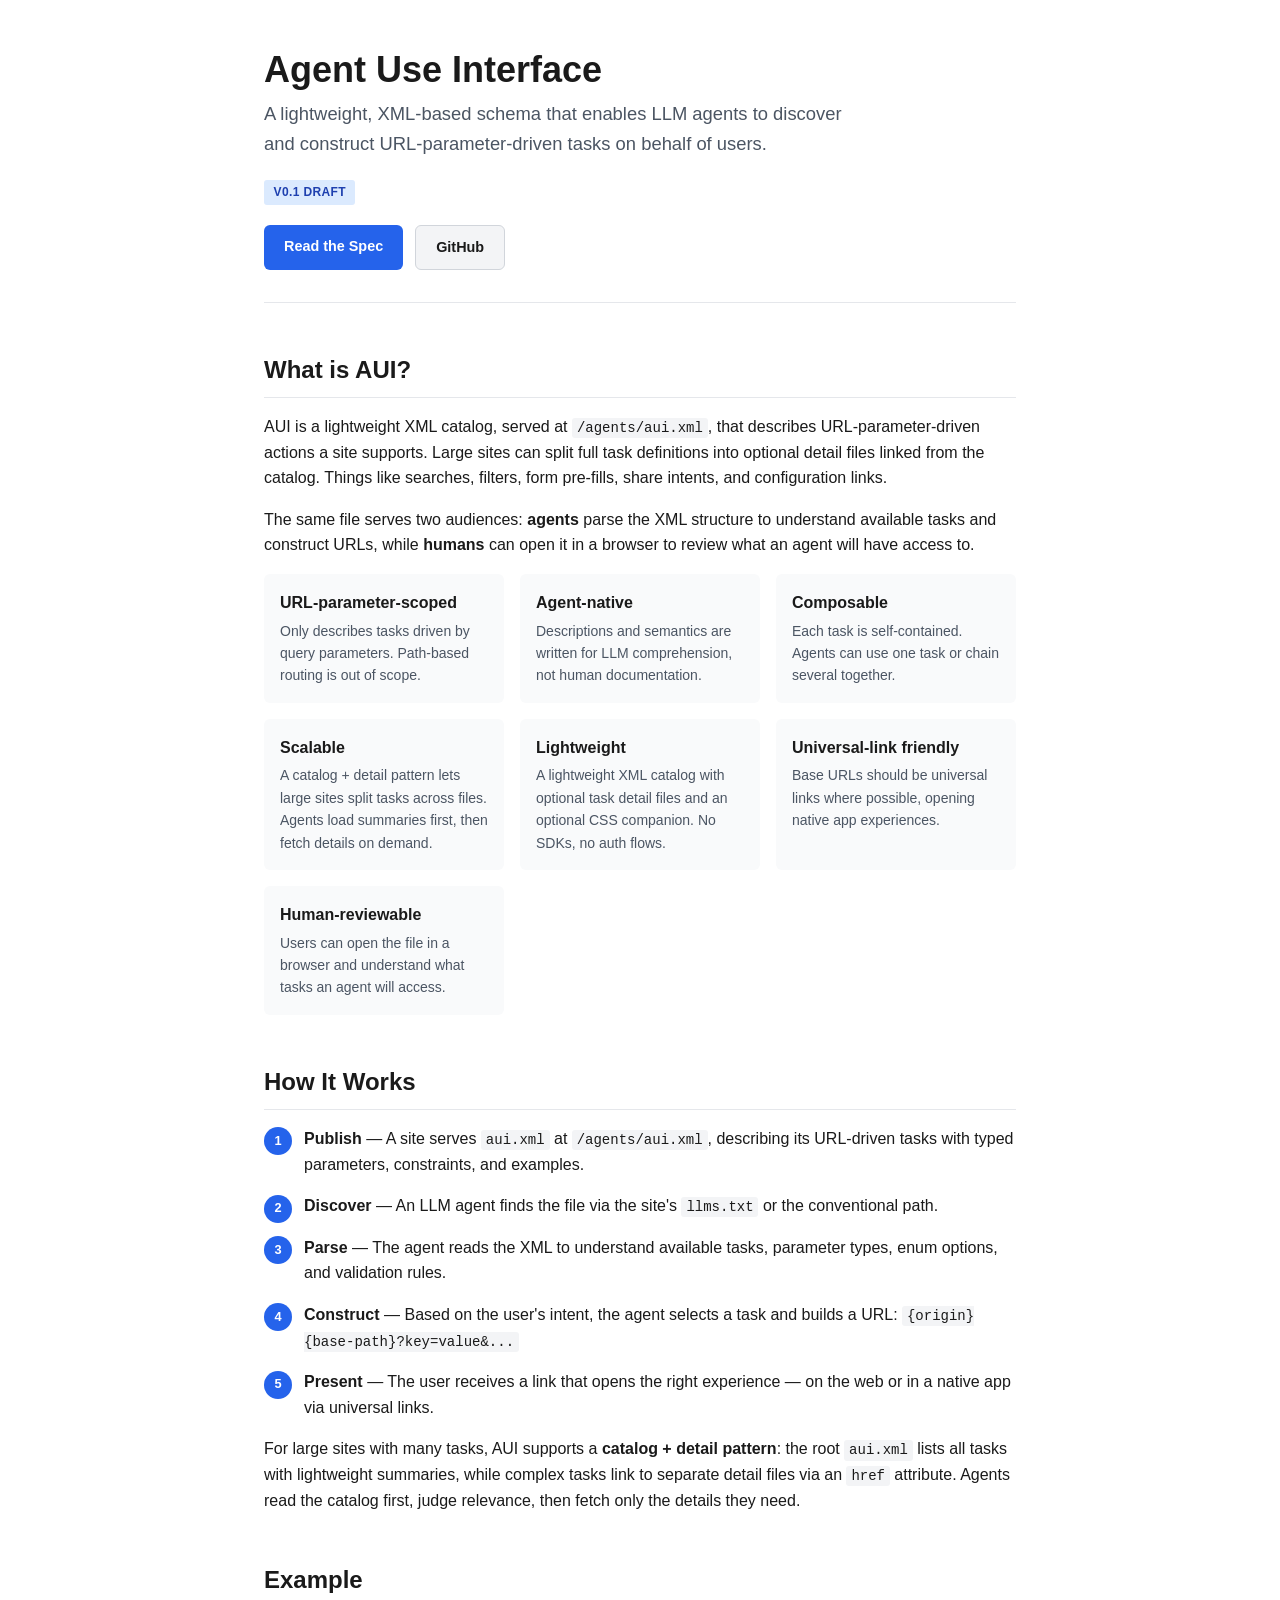
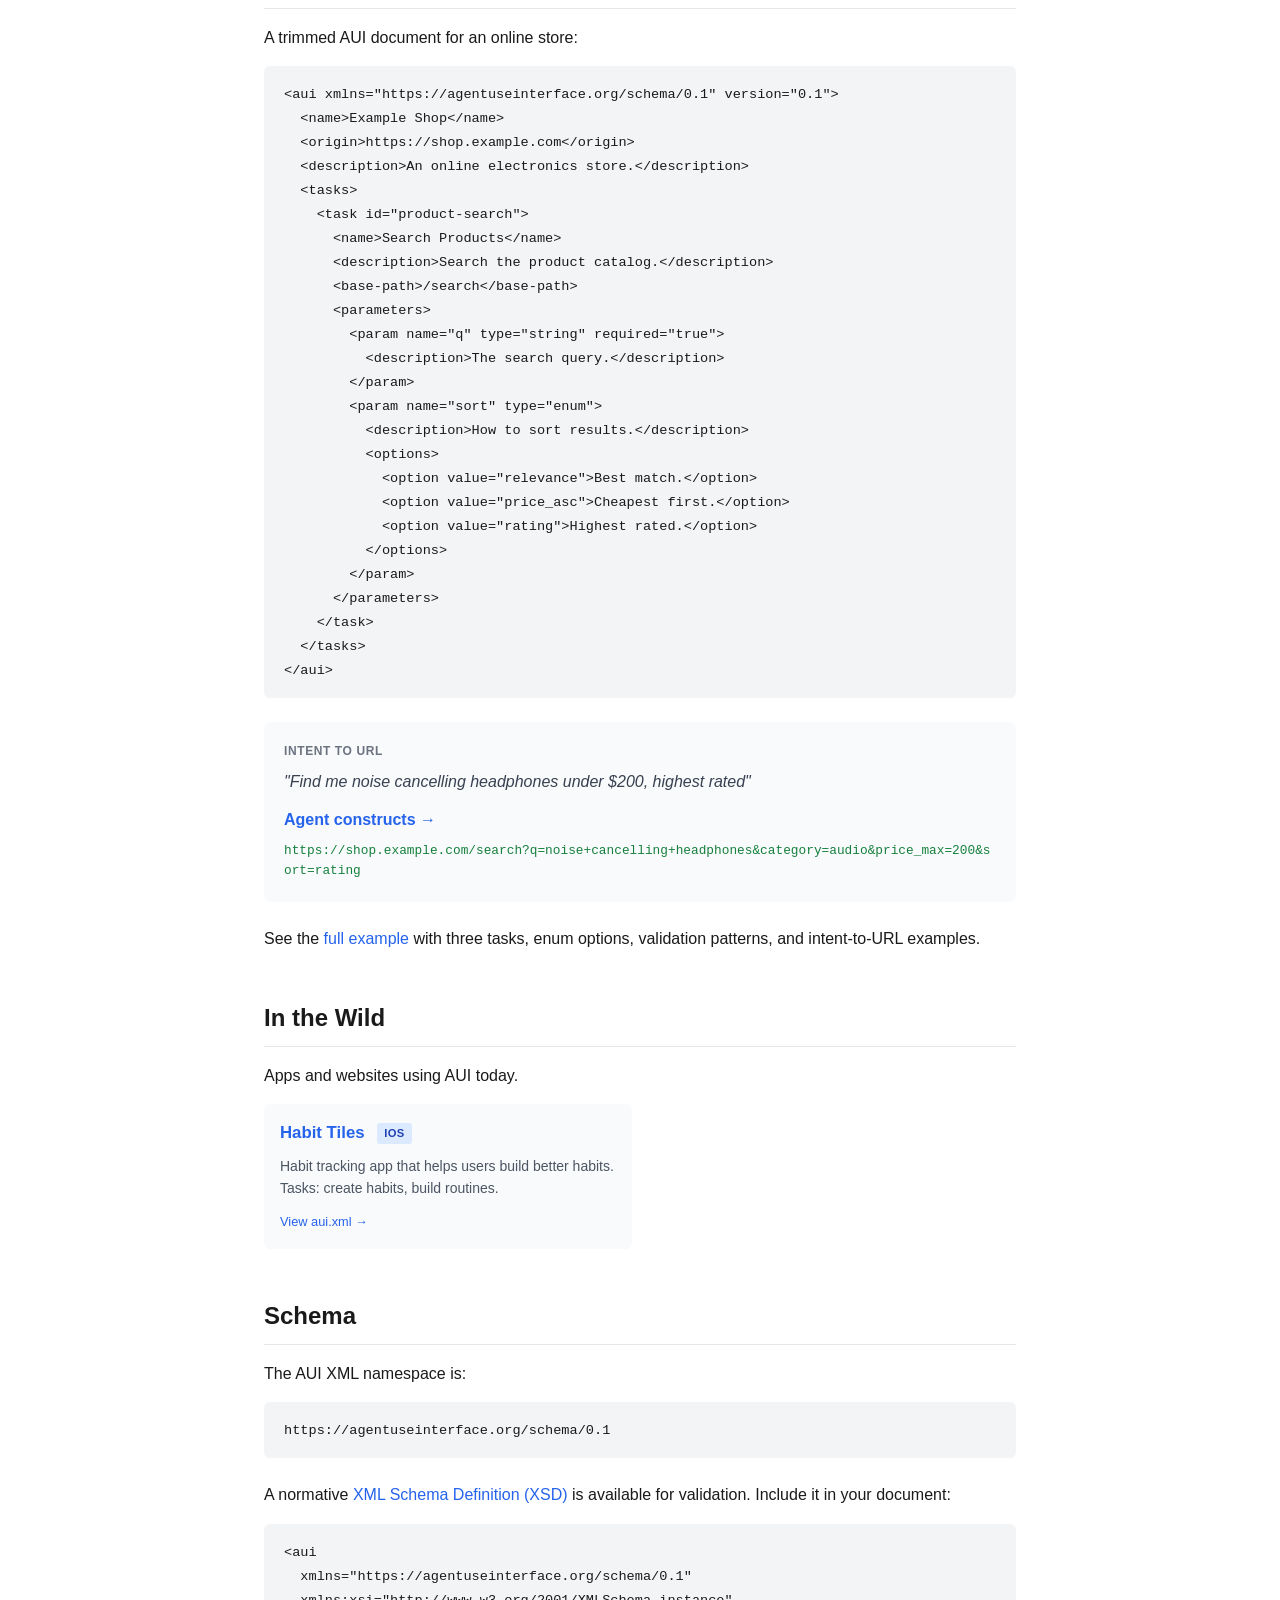
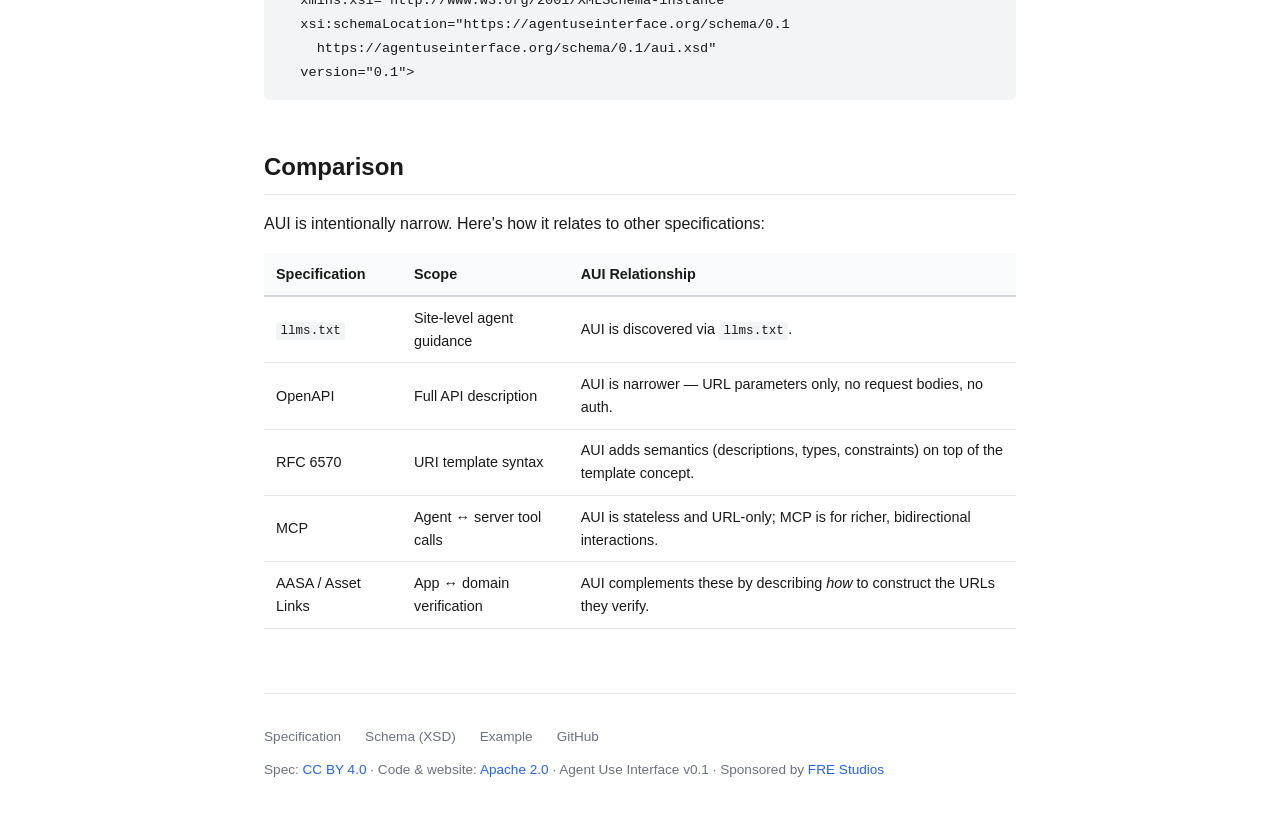
<file: public/index.html>
<!DOCTYPE html>
<html lang="en">
<head>
<meta charset="UTF-8">
<meta name="viewport" content="width=device-width, initial-scale=1.0">
<title>Agent Use Interface (AUI) — URL-driven tasks for LLM agents</title>
<meta name="description" content="A lightweight, XML-based schema that enables LLM agents to discover and construct URL-parameter-driven tasks on behalf of users.">
<link rel="stylesheet" href="style.css">
</head>
<body>

<div class="container">

  <!-- Hero -->
  <div class="hero">
    <h1>Agent Use Interface</h1>
    <p class="tagline">A lightweight, XML-based schema that enables LLM agents to discover and construct URL-parameter-driven tasks on behalf of users.</p>
    <span class="version-badge">v0.1 Draft</span>
    <div class="cta-group">
      <a href="spec/0.1/index.html" class="cta cta-primary">Read the Spec</a>
      <a href="https://github.com/FRE-Studios/agent-use-interface" class="cta cta-secondary">GitHub</a>
    </div>
  </div>

  <!-- What is AUI? -->
  <h2>What is AUI?</h2>
  <p>AUI is a lightweight XML catalog, served at <code>/agents/aui.xml</code>, that describes URL-parameter-driven actions a site supports. Large sites can split full task definitions into optional detail files linked from the catalog. Things like searches, filters, form pre-fills, share intents, and configuration links.</p>
  <p>The same file serves two audiences: <strong>agents</strong> parse the XML structure to understand available tasks and construct URLs, while <strong>humans</strong> can open it in a browser to review what an agent will have access to.</p>

  <div class="principles">
    <div class="principle">
      <strong>URL-parameter-scoped</strong>
      <p>Only describes tasks driven by query parameters. Path-based routing is out of scope.</p>
    </div>
    <div class="principle">
      <strong>Agent-native</strong>
      <p>Descriptions and semantics are written for LLM comprehension, not human documentation.</p>
    </div>
    <div class="principle">
      <strong>Composable</strong>
      <p>Each task is self-contained. Agents can use one task or chain several together.</p>
    </div>
    <div class="principle">
      <strong>Scalable</strong>
      <p>A catalog + detail pattern lets large sites split tasks across files. Agents load summaries first, then fetch details on demand.</p>
    </div>
    <div class="principle">
      <strong>Lightweight</strong>
      <p>A lightweight XML catalog with optional task detail files and an optional CSS companion. No SDKs, no auth flows.</p>
    </div>
    <div class="principle">
      <strong>Universal-link friendly</strong>
      <p>Base URLs should be universal links where possible, opening native app experiences.</p>
    </div>
    <div class="principle">
      <strong>Human-reviewable</strong>
      <p>Users can open the file in a browser and understand what tasks an agent will access.</p>
    </div>
  </div>

  <!-- How It Works -->
  <h2>How It Works</h2>
  <ol class="steps">
    <li><strong>Publish</strong> — A site serves <code>aui.xml</code> at <code>/agents/aui.xml</code>, describing its URL-driven tasks with typed parameters, constraints, and examples.</li>
    <li><strong>Discover</strong> — An LLM agent finds the file via the site's <code>llms.txt</code> or the conventional path.</li>
    <li><strong>Parse</strong> — The agent reads the XML to understand available tasks, parameter types, enum options, and validation rules.</li>
    <li><strong>Construct</strong> — Based on the user's intent, the agent selects a task and builds a URL: <code>{origin}{base-path}?key=value&amp;...</code></li>
    <li><strong>Present</strong> — The user receives a link that opens the right experience — on the web or in a native app via universal links.</li>
  </ol>

  <p>For large sites with many tasks, AUI supports a <strong>catalog + detail pattern</strong>: the root <code>aui.xml</code> lists all tasks with lightweight summaries, while complex tasks link to separate detail files via an <code>href</code> attribute. Agents read the catalog first, judge relevance, then fetch only the details they need.</p>

  <!-- Example -->
  <h2>Example</h2>
  <p>A trimmed AUI document for an online store:</p>
<pre><code>&lt;aui xmlns="https://agentuseinterface.org/schema/0.1" version="0.1"&gt;
  &lt;name&gt;Example Shop&lt;/name&gt;
  &lt;origin&gt;https://shop.example.com&lt;/origin&gt;
  &lt;description&gt;An online electronics store.&lt;/description&gt;
  &lt;tasks&gt;
    &lt;task id="product-search"&gt;
      &lt;name&gt;Search Products&lt;/name&gt;
      &lt;description&gt;Search the product catalog.&lt;/description&gt;
      &lt;base-path&gt;/search&lt;/base-path&gt;
      &lt;parameters&gt;
        &lt;param name="q" type="string" required="true"&gt;
          &lt;description&gt;The search query.&lt;/description&gt;
        &lt;/param&gt;
        &lt;param name="sort" type="enum"&gt;
          &lt;description&gt;How to sort results.&lt;/description&gt;
          &lt;options&gt;
            &lt;option value="relevance"&gt;Best match.&lt;/option&gt;
            &lt;option value="price_asc"&gt;Cheapest first.&lt;/option&gt;
            &lt;option value="rating"&gt;Highest rated.&lt;/option&gt;
          &lt;/options&gt;
        &lt;/param&gt;
      &lt;/parameters&gt;
    &lt;/task&gt;
  &lt;/tasks&gt;
&lt;/aui&gt;</code></pre>

  <div class="demo">
    <div class="demo-label">Intent to URL</div>
    <div class="demo-intent">"Find me noise cancelling headphones under $200, highest rated"</div>
    <div class="demo-arrow">Agent constructs &rarr;</div>
    <div class="demo-url">https://shop.example.com/search?q=noise+cancelling+headphones&amp;category=audio&amp;price_max=200&amp;sort=rating</div>
  </div>

  <p>See the <a href="example/aui.xml">full example</a> with three tasks, enum options, validation patterns, and intent-to-URL examples.</p>

  <!-- In the Wild -->
  <h2>In the Wild</h2>
  <p>Apps and websites using AUI today.</p>

  <div class="showcase">
    <div class="showcase-item">
      <div><a href="https://habittiles.app" target="_blank" rel="noopener"><strong>Habit Tiles</strong></a> <span class="showcase-platform">iOS</span></div>
      <p>Habit tracking app that helps users build better habits. Tasks: create habits, build routines.</p>
      <a class="showcase-link" href="https://habittiles.app/agents/aui.xml" target="_blank" rel="noopener">View aui.xml &rarr;</a>
    </div>
  </div>

  <!-- Schema -->
  <h2>Schema</h2>
  <p>The AUI XML namespace is:</p>
  <pre><code>https://agentuseinterface.org/schema/0.1</code></pre>
  <p>A normative <a href="schema/0.1/aui.xsd">XML Schema Definition (XSD)</a> is available for validation. Include it in your document:</p>
<pre><code>&lt;aui
  xmlns="https://agentuseinterface.org/schema/0.1"
  xmlns:xsi="http://www.w3.org/2001/XMLSchema-instance"
  xsi:schemaLocation="https://agentuseinterface.org/schema/0.1
    https://agentuseinterface.org/schema/0.1/aui.xsd"
  version="0.1"&gt;</code></pre>

  <!-- Comparison -->
  <h2>Comparison</h2>
  <p>AUI is intentionally narrow. Here's how it relates to other specifications:</p>
  <table>
    <thead>
      <tr>
        <th>Specification</th>
        <th>Scope</th>
        <th>AUI Relationship</th>
      </tr>
    </thead>
    <tbody>
      <tr>
        <td><code>llms.txt</code></td>
        <td>Site-level agent guidance</td>
        <td>AUI is discovered via <code>llms.txt</code>.</td>
      </tr>
      <tr>
        <td>OpenAPI</td>
        <td>Full API description</td>
        <td>AUI is narrower — URL parameters only, no request bodies, no auth.</td>
      </tr>
      <tr>
        <td>RFC 6570</td>
        <td>URI template syntax</td>
        <td>AUI adds semantics (descriptions, types, constraints) on top of the template concept.</td>
      </tr>
      <tr>
        <td>MCP</td>
        <td>Agent &harr; server tool calls</td>
        <td>AUI is stateless and URL-only; MCP is for richer, bidirectional interactions.</td>
      </tr>
      <tr>
        <td>AASA / Asset Links</td>
        <td>App &harr; domain verification</td>
        <td>AUI complements these by describing <em>how</em> to construct the URLs they verify.</td>
      </tr>
    </tbody>
  </table>

  <!-- Footer -->
  <div class="footer">
    <div class="footer-links">
      <a href="spec/0.1/index.html">Specification</a>
      <a href="schema/0.1/aui.xsd">Schema (XSD)</a>
      <a href="example/aui.xml">Example</a>
      <a href="https://github.com/FRE-Studios/agent-use-interface">GitHub</a>
    </div>
    <p>Spec: <a href="https://creativecommons.org/licenses/by/4.0/">CC BY 4.0</a> &middot; Code &amp; website: <a href="https://www.apache.org/licenses/LICENSE-2.0">Apache 2.0</a> &middot; Agent Use Interface v0.1 &middot; Sponsored by <a href="https://fre-studios.com/">FRE Studios</a></p>
  </div>

</div>

</body>
</html>
</file>
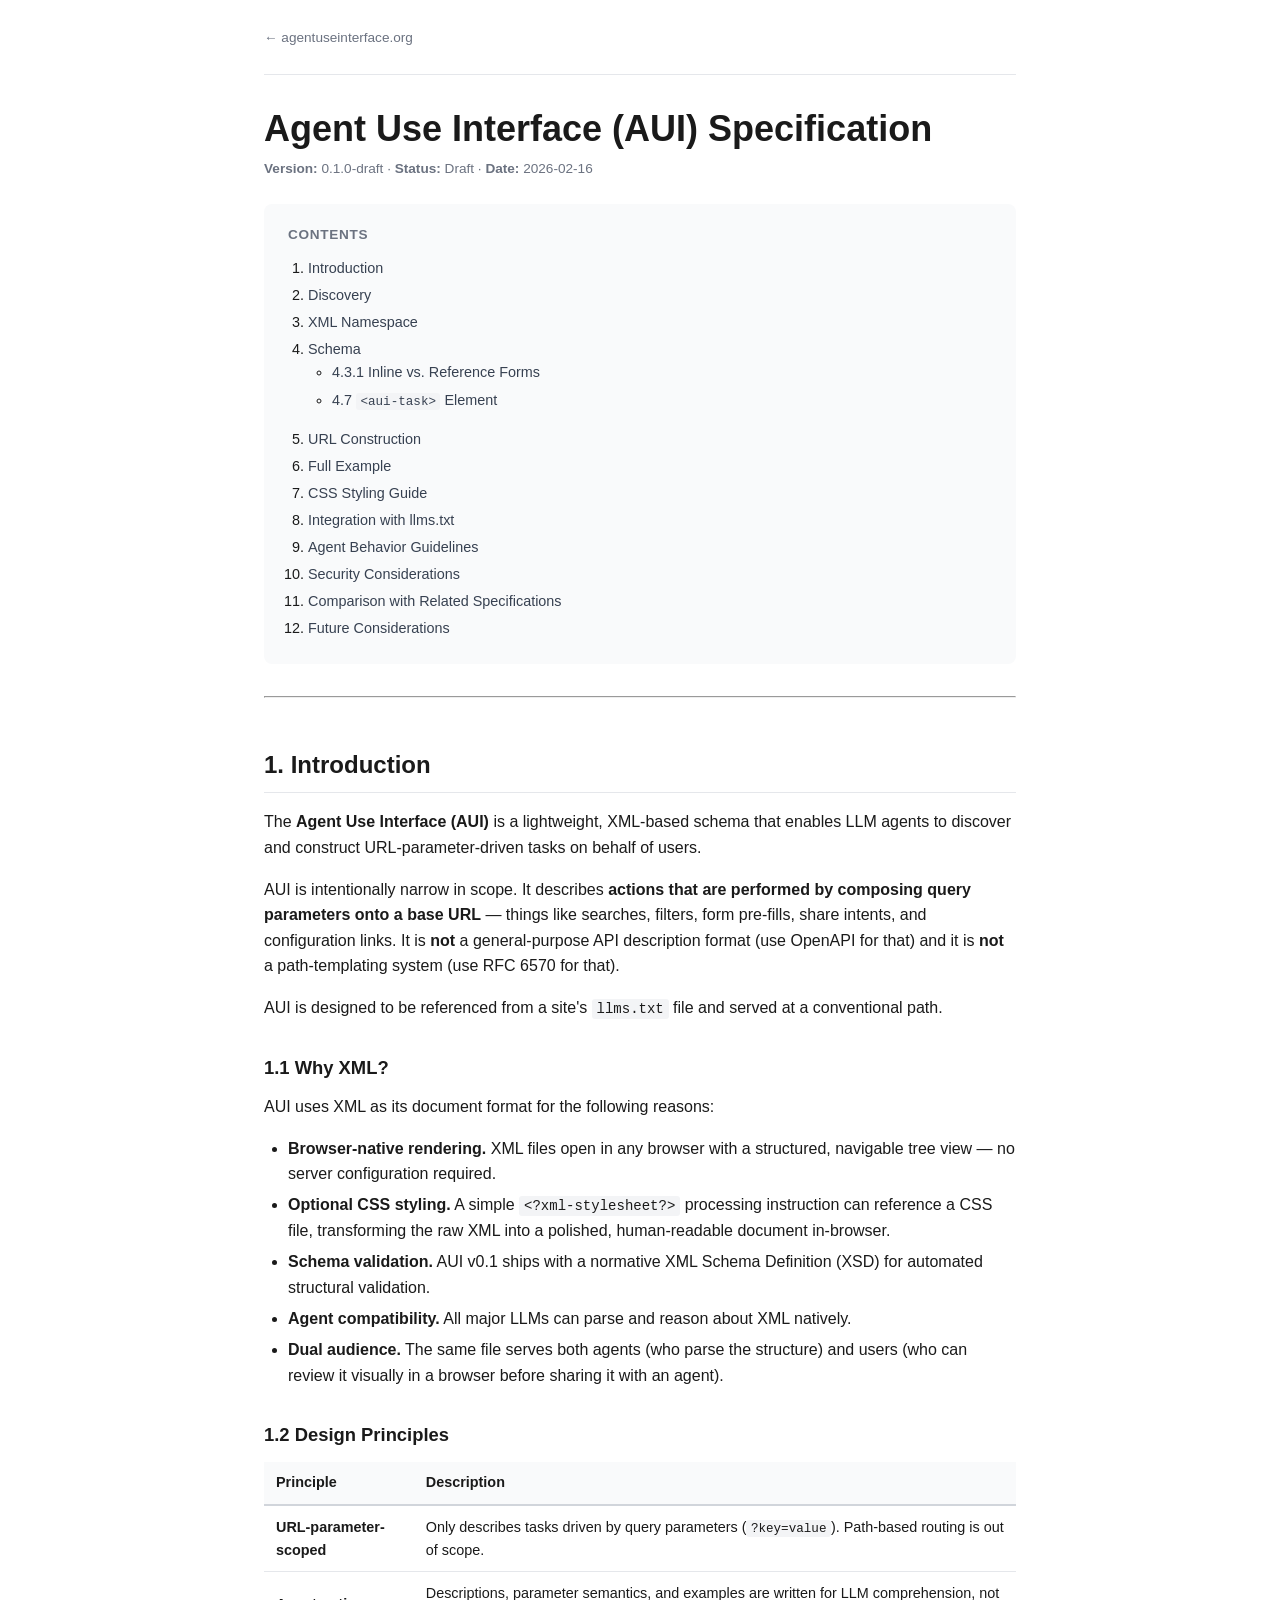
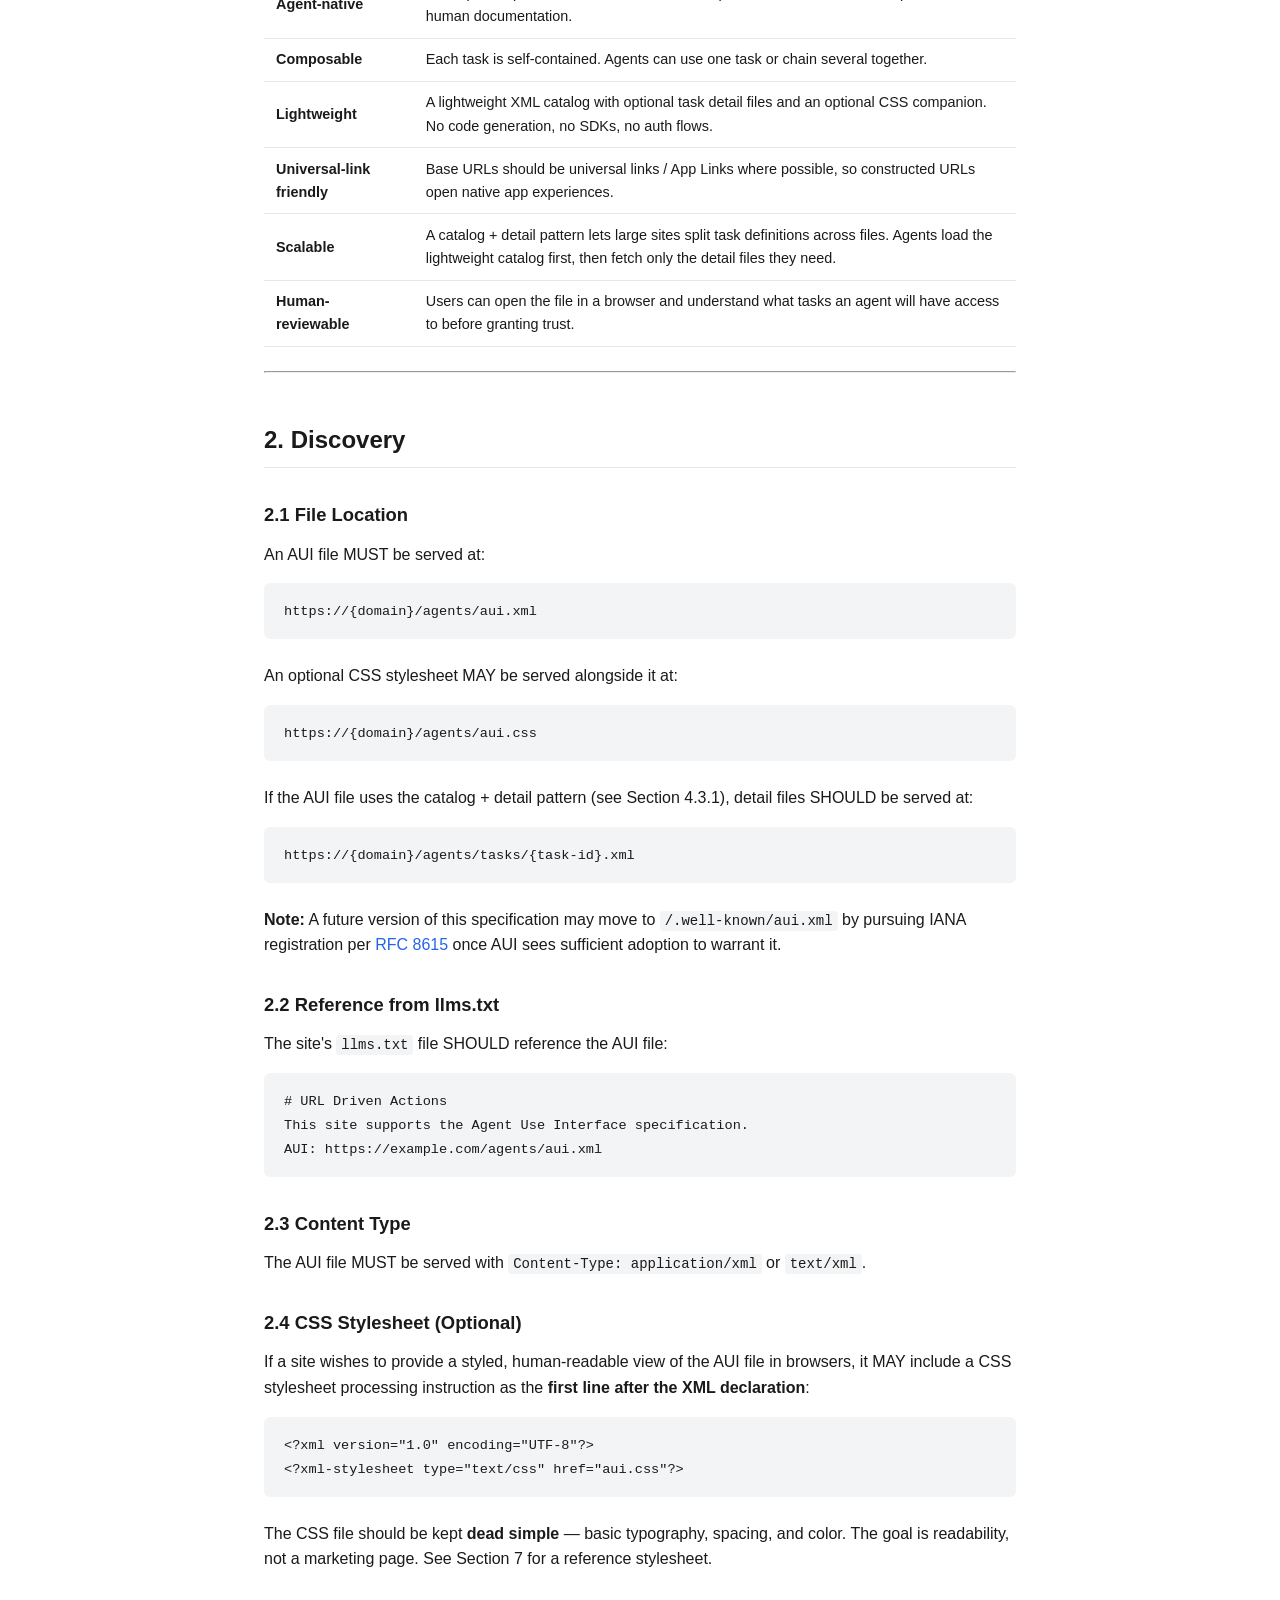
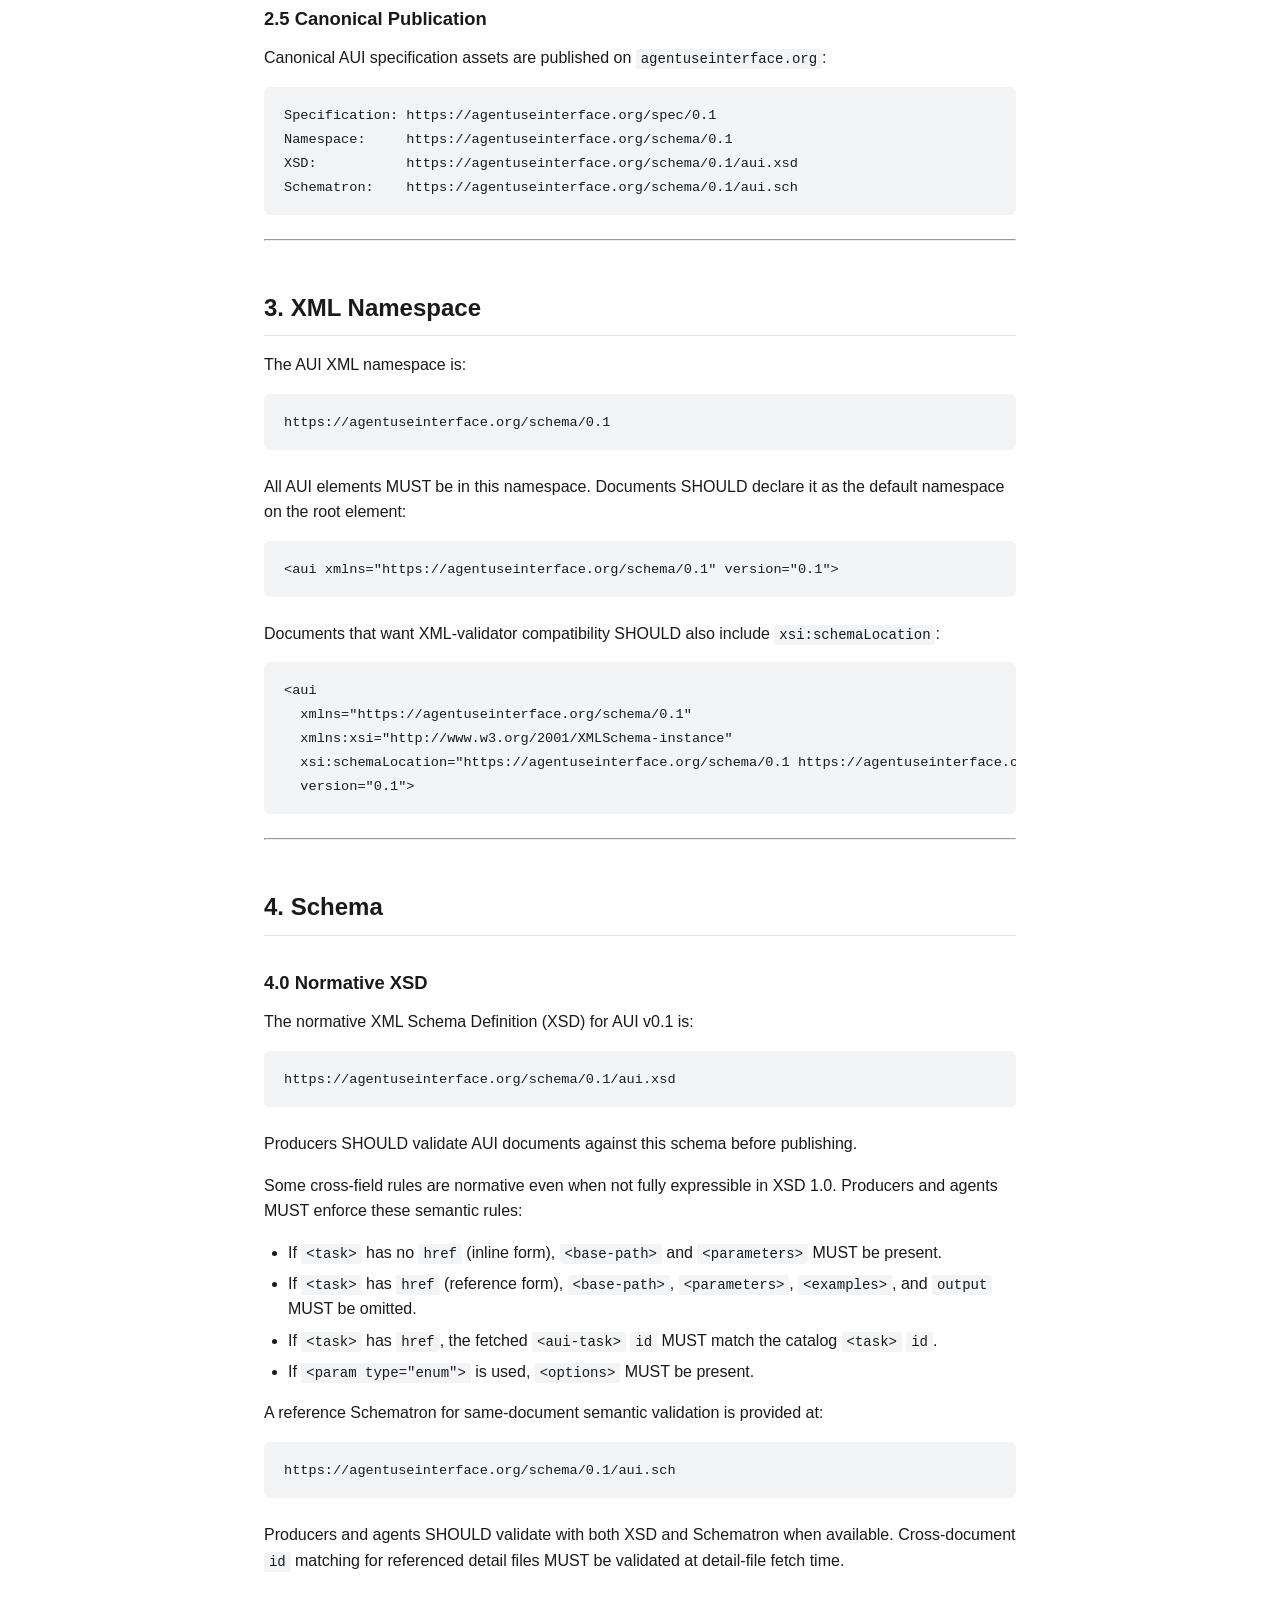
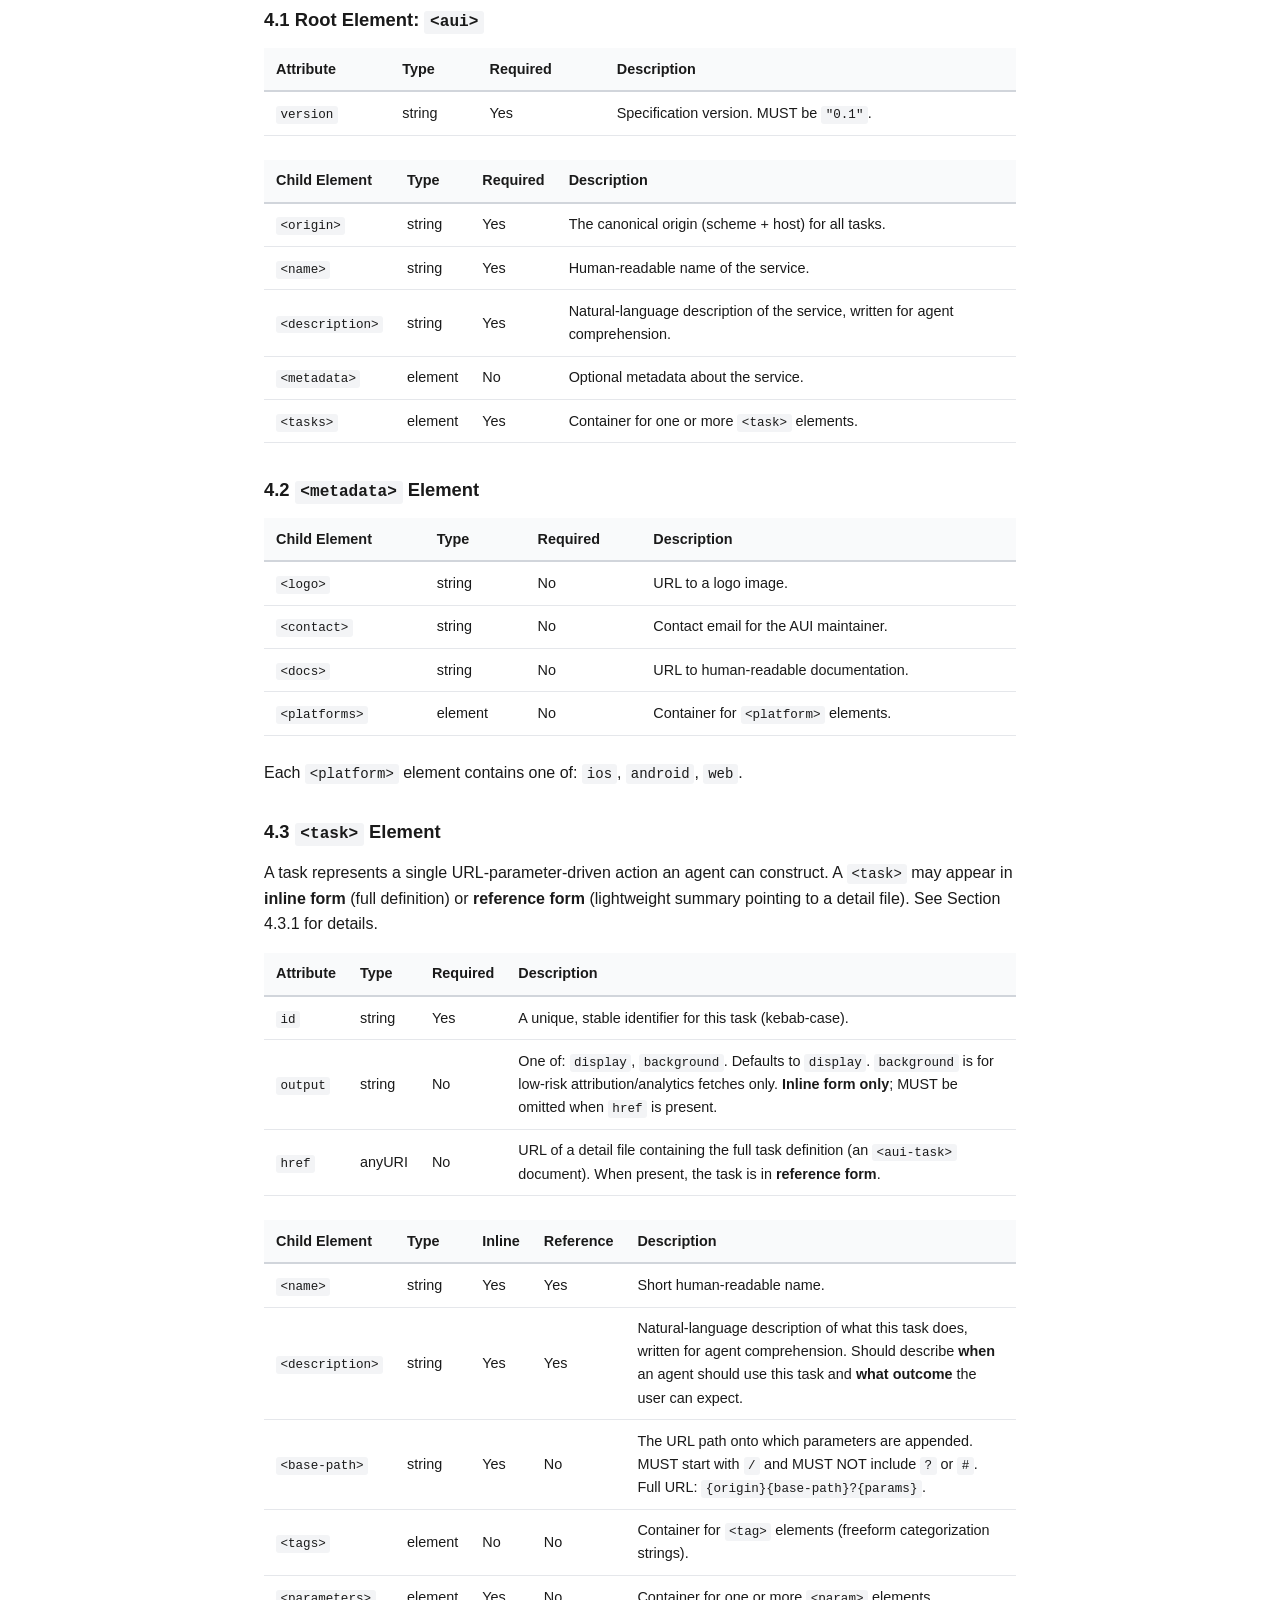
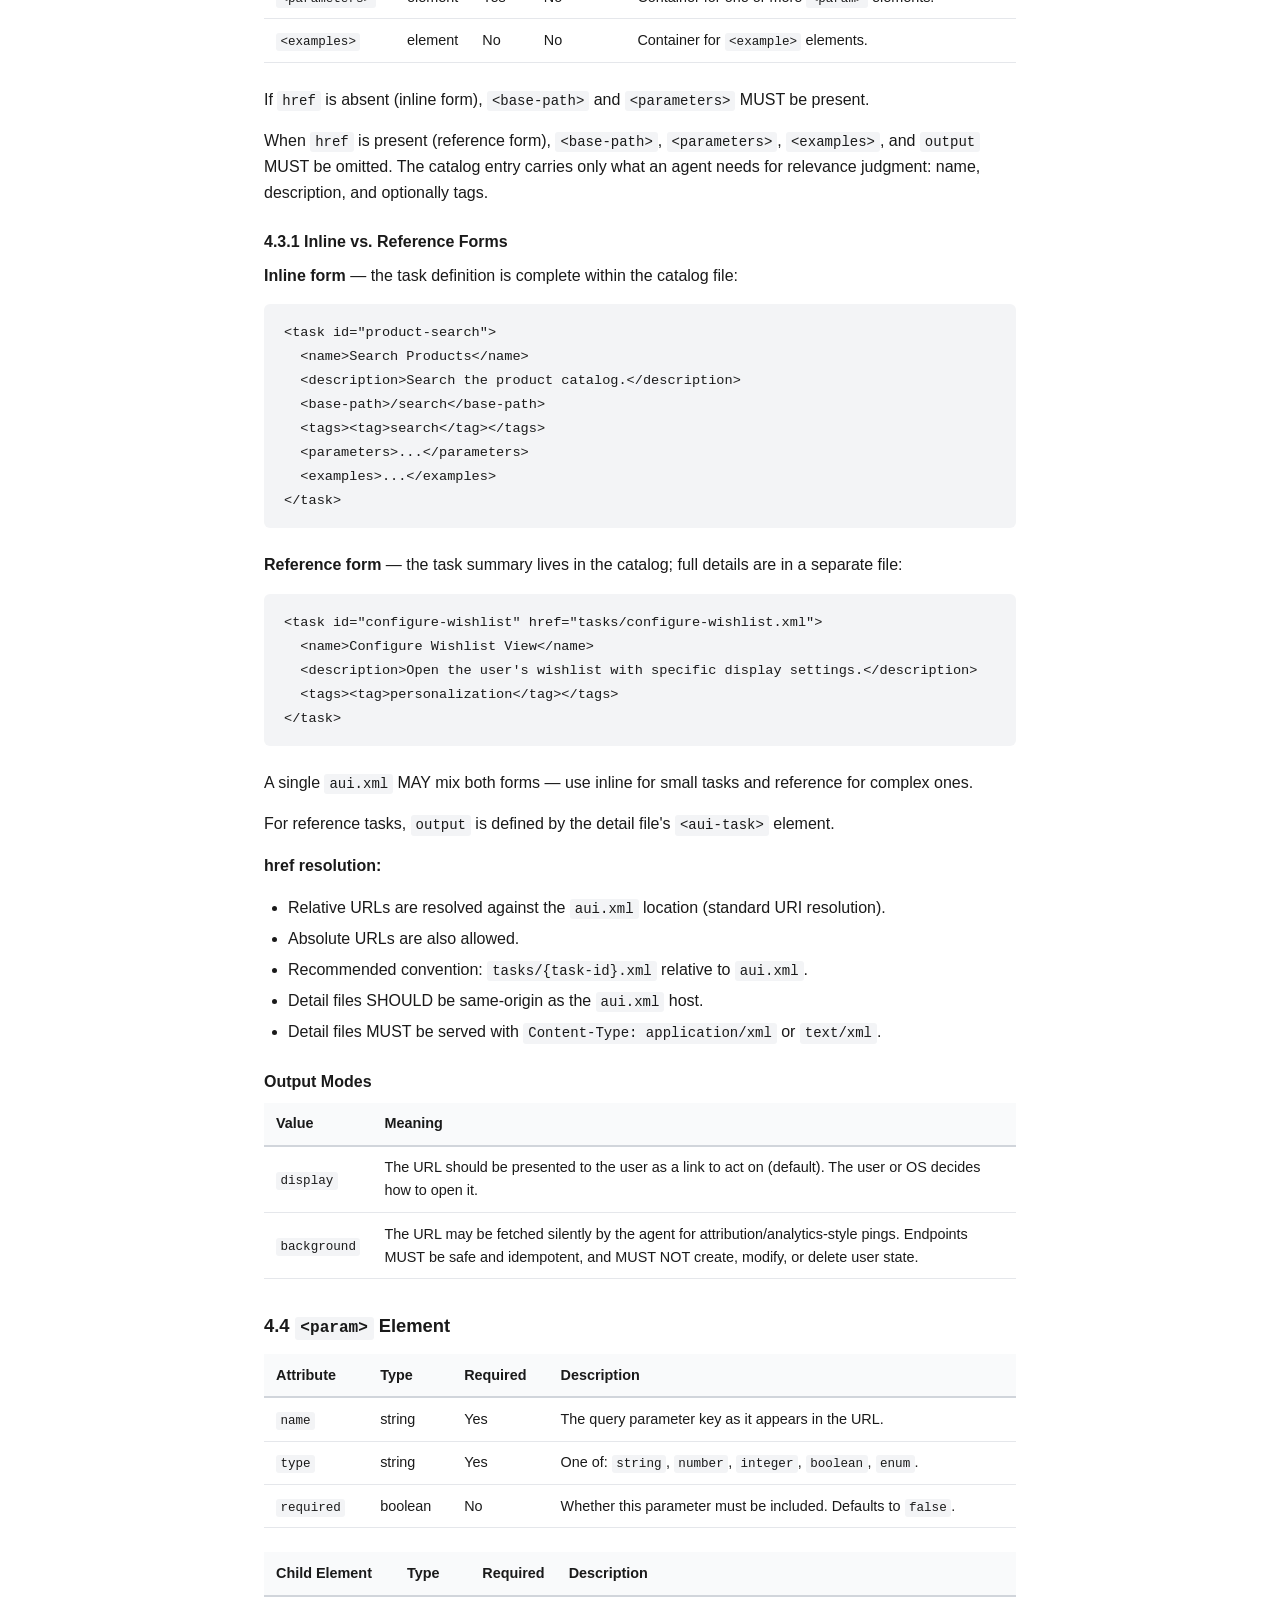
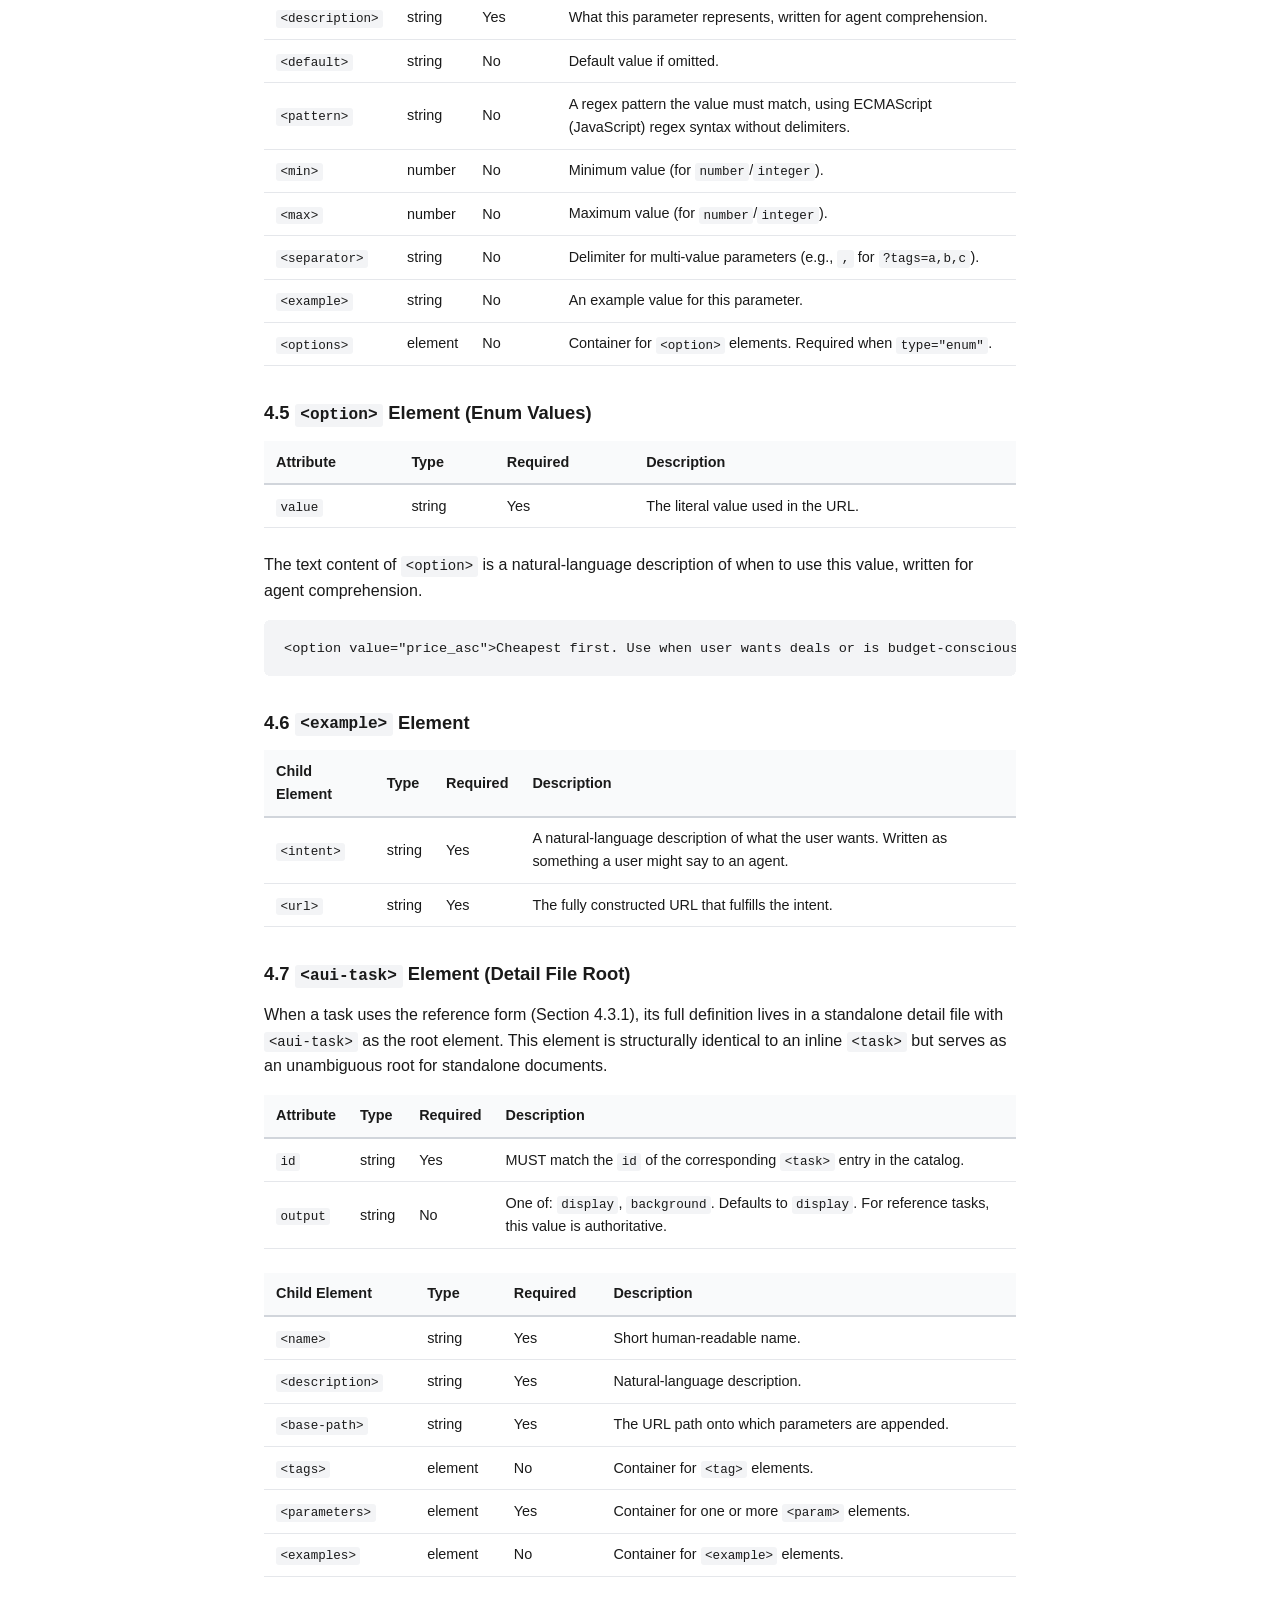
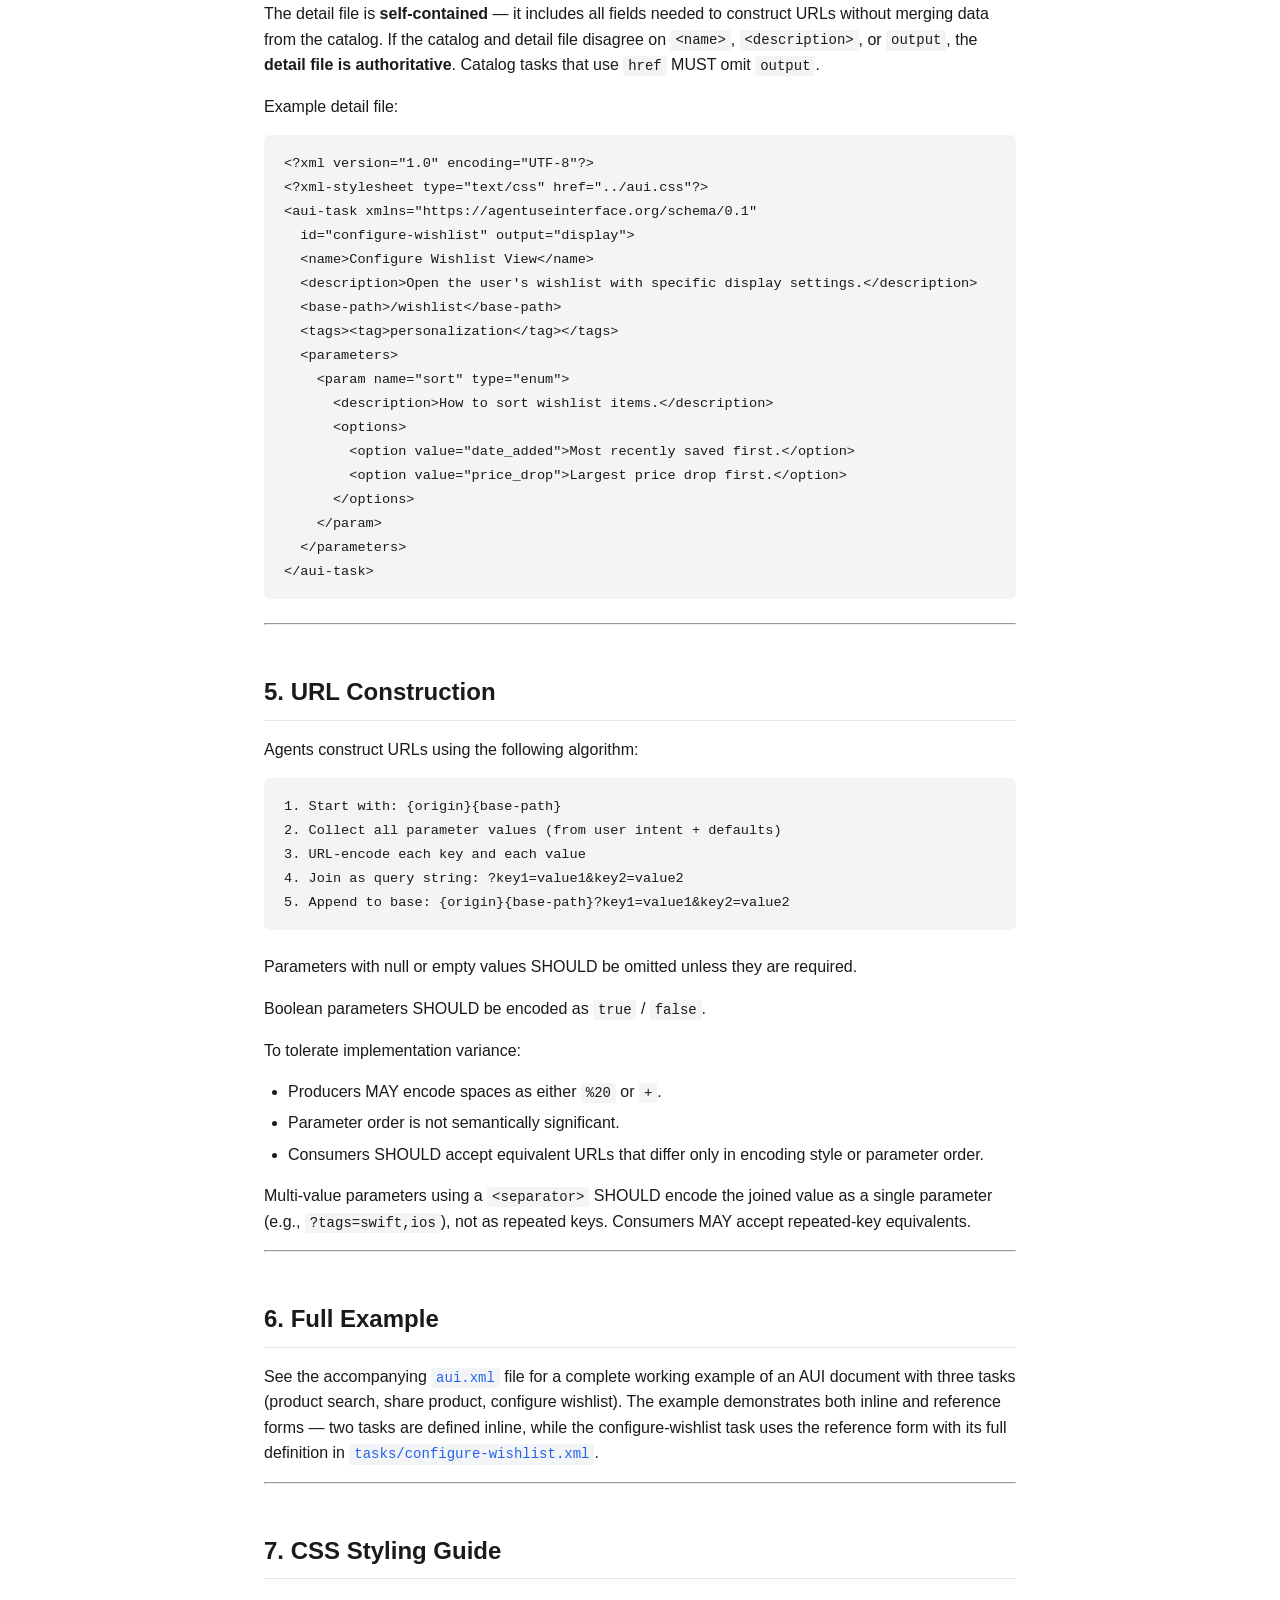
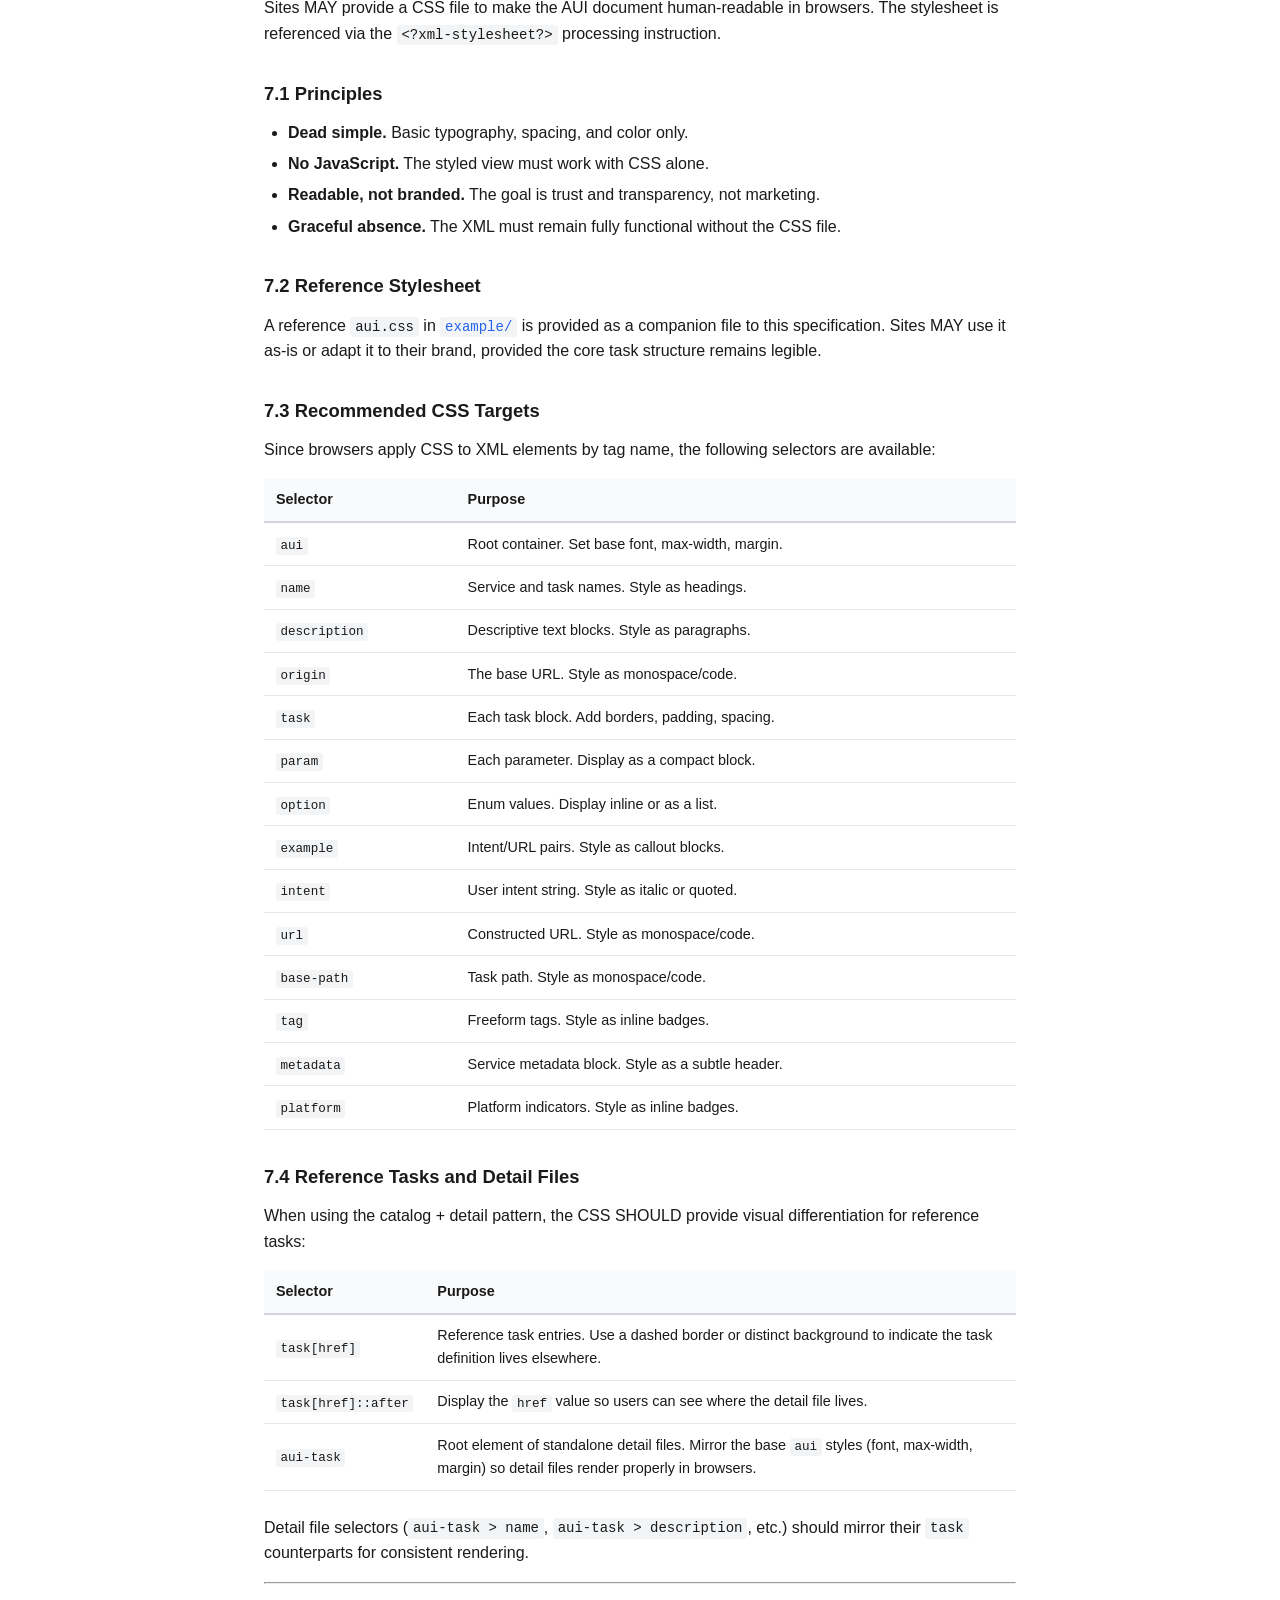
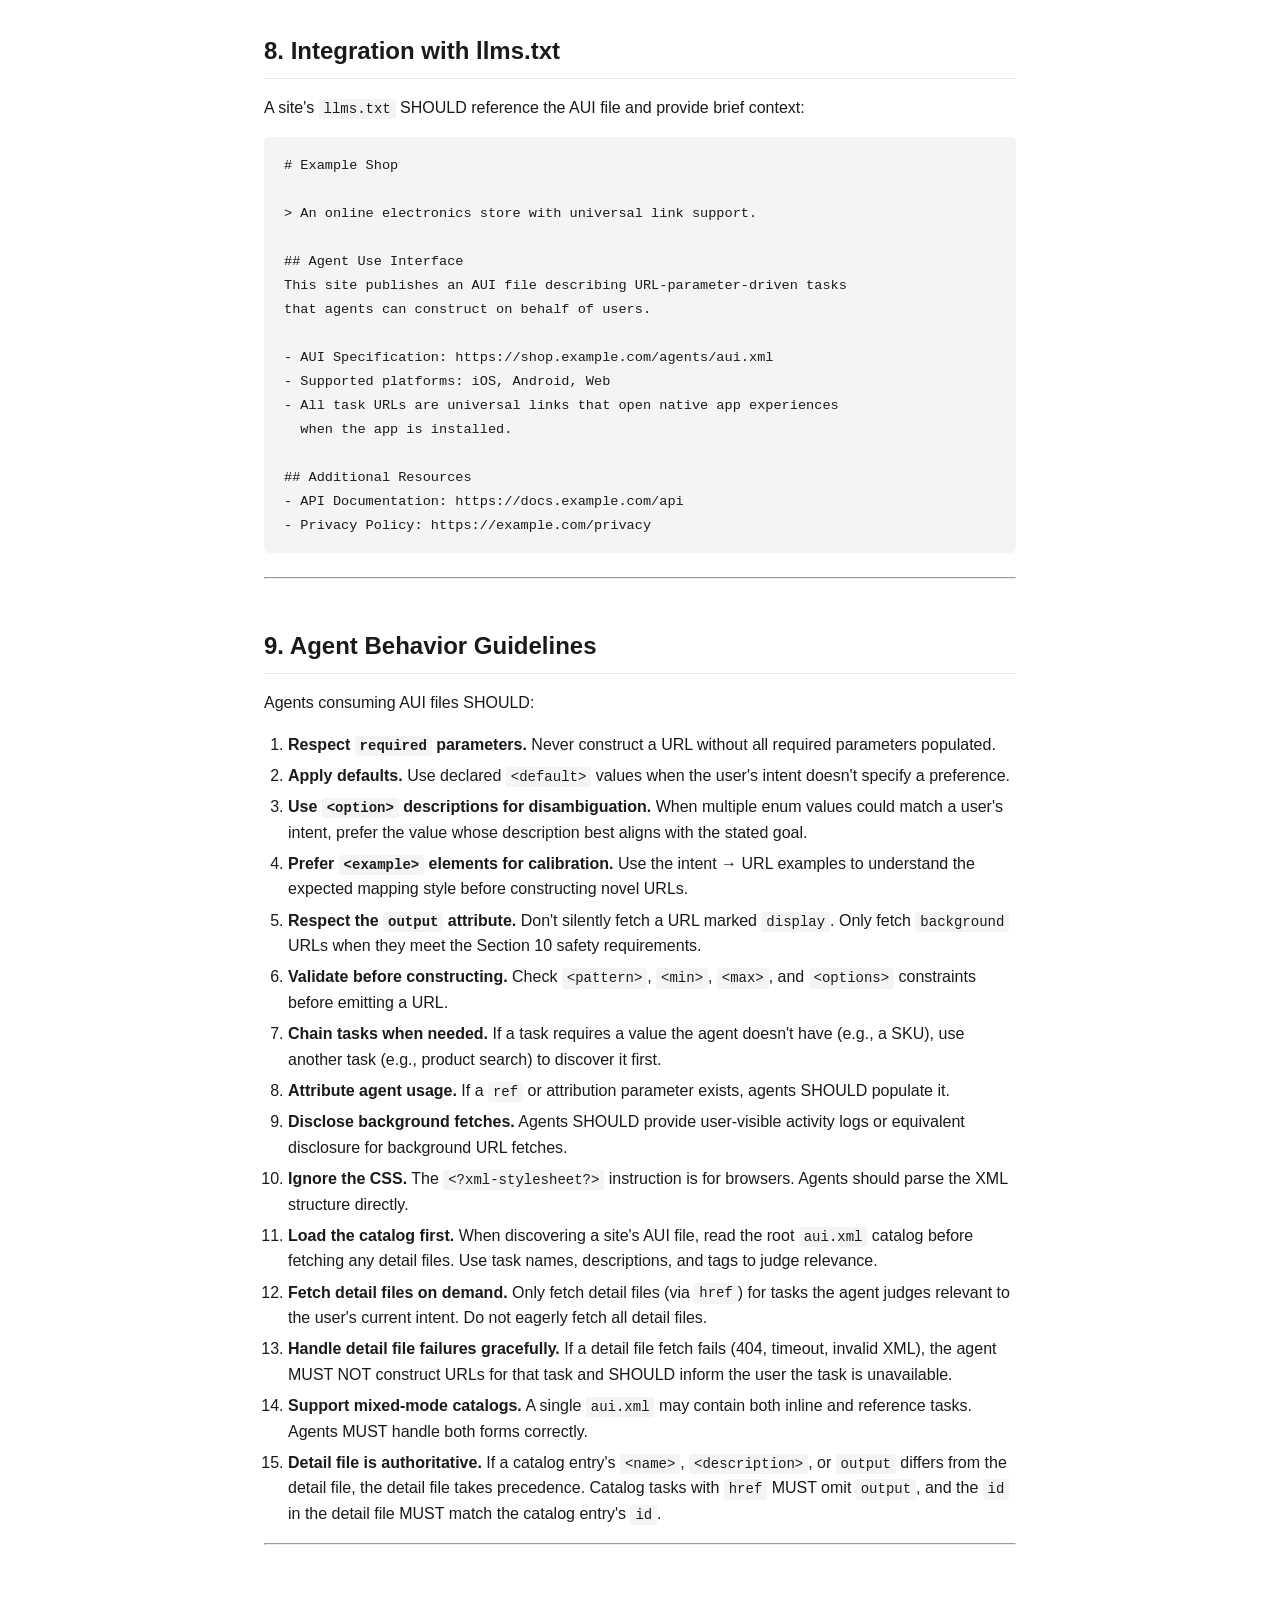
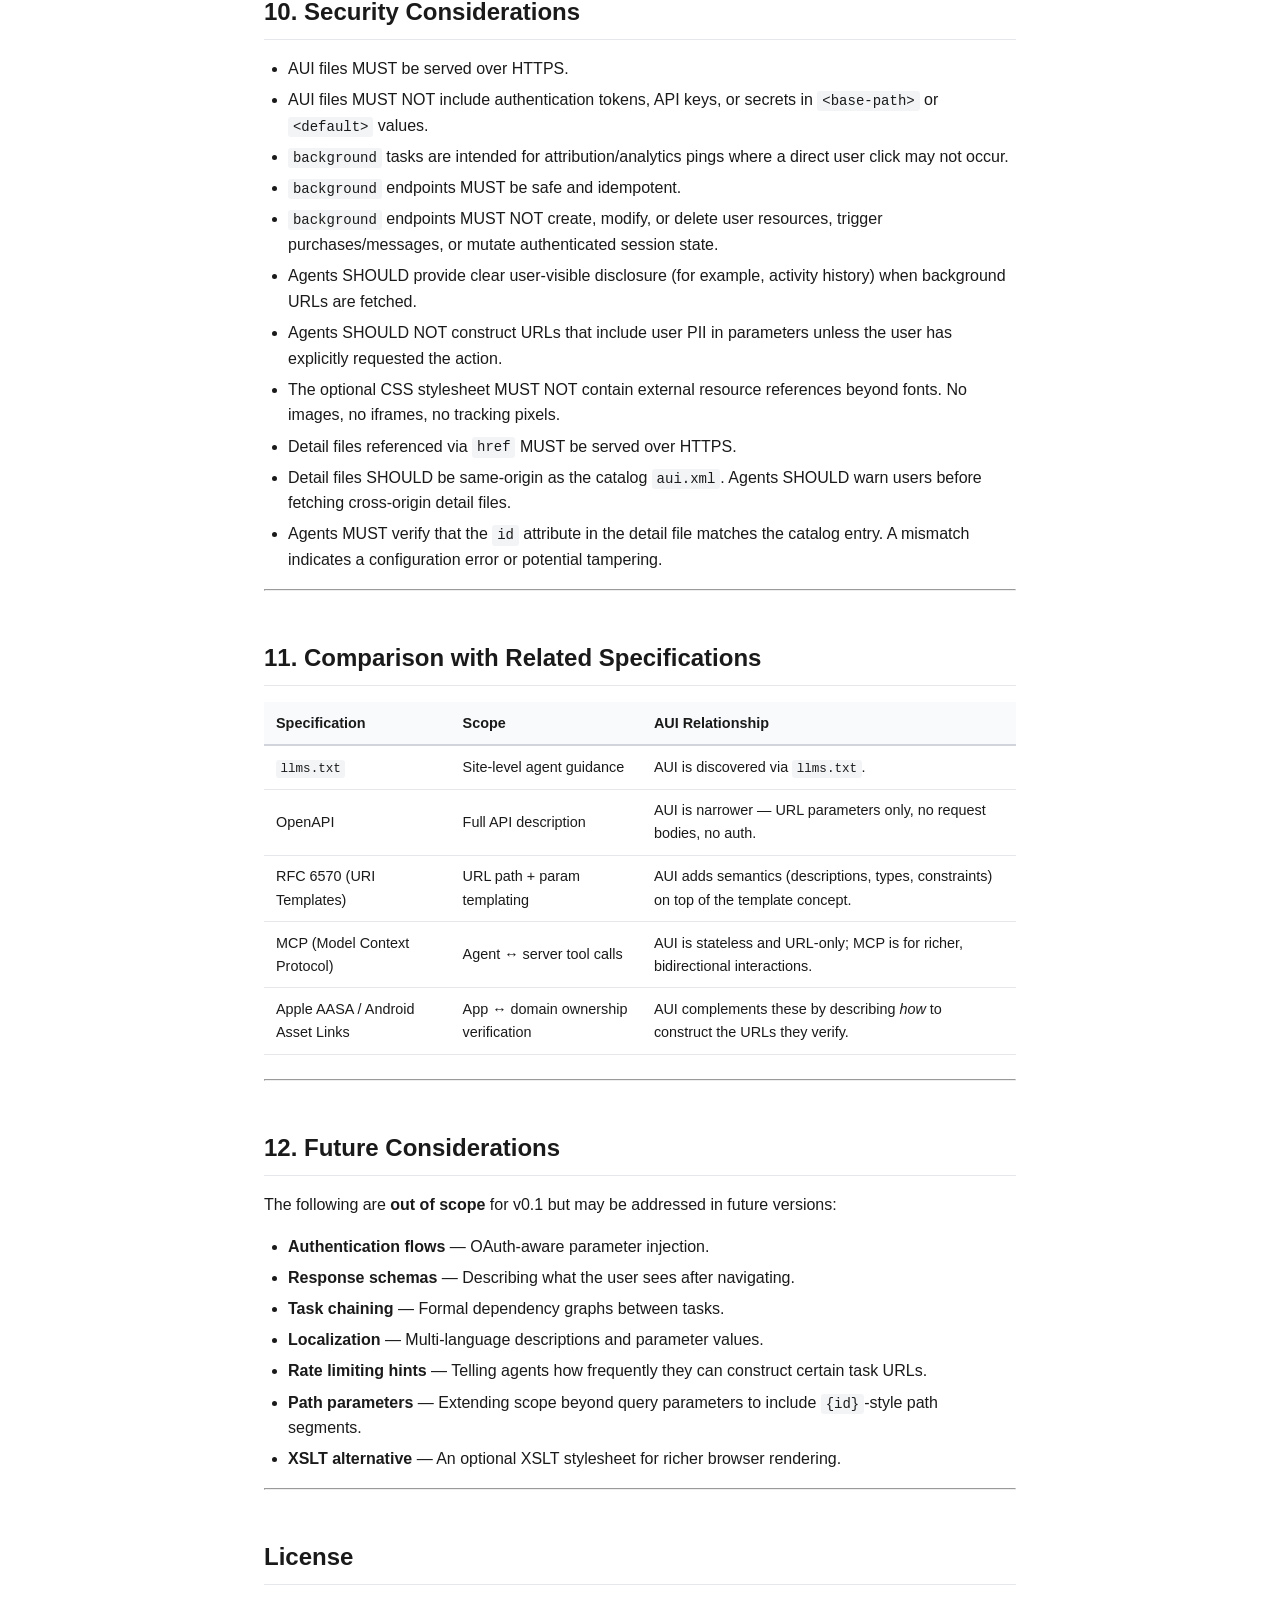
<file: public/spec/0.1/index.html>
<!DOCTYPE html>
<html lang="en">
<head>
<meta charset="UTF-8">
<meta name="viewport" content="width=device-width, initial-scale=1.0">
<title>AUI Specification v0.1 — Agent Use Interface</title>
<meta name="description" content="Agent Use Interface (AUI) Specification v0.1 — a lightweight, XML-based schema for URL-parameter-driven agent tasks.">
<link rel="stylesheet" href="../../style.css">
</head>
<body>

<div class="container">

  <!-- Header -->
  <div class="spec-header">
    <a href="../../index.html">&larr; agentuseinterface.org</a>
  </div>

  <h1>Agent Use Interface (AUI) Specification</h1>
  <div class="spec-meta">
    <strong>Version:</strong> 0.1.0-draft &middot;
    <strong>Status:</strong> Draft &middot;
    <strong>Date:</strong> 2026-02-16
  </div>

  <!-- Table of Contents -->
  <div class="toc">
    <h3>Contents</h3>
    <ol>
      <li><a href="#introduction">Introduction</a></li>
      <li><a href="#discovery">Discovery</a></li>
      <li><a href="#xml-namespace">XML Namespace</a></li>
      <li><a href="#schema">Schema</a>
        <ul>
          <li><a href="#inline-vs-reference">4.3.1 Inline vs. Reference Forms</a></li>
          <li><a href="#aui-task-element">4.7 <code>&lt;aui-task&gt;</code> Element</a></li>
        </ul>
      </li>
      <li><a href="#url-construction">URL Construction</a></li>
      <li><a href="#full-example">Full Example</a></li>
      <li><a href="#css-styling-guide">CSS Styling Guide</a></li>
      <li><a href="#integration-with-llmstxt">Integration with llms.txt</a></li>
      <li><a href="#agent-behavior-guidelines">Agent Behavior Guidelines</a></li>
      <li><a href="#security-considerations">Security Considerations</a></li>
      <li><a href="#comparison">Comparison with Related Specifications</a></li>
      <li><a href="#future-considerations">Future Considerations</a></li>
    </ol>
  </div>

  <hr>

  <!-- Section 1 -->
  <h2 id="introduction">1. Introduction</h2>

  <p>The <strong>Agent Use Interface (AUI)</strong> is a lightweight, XML-based schema that enables LLM agents to discover and construct URL-parameter-driven tasks on behalf of users.</p>

  <p>AUI is intentionally narrow in scope. It describes <strong>actions that are performed by composing query parameters onto a base URL</strong> — things like searches, filters, form pre-fills, share intents, and configuration links. It is <strong>not</strong> a general-purpose API description format (use OpenAPI for that) and it is <strong>not</strong> a path-templating system (use RFC 6570 for that).</p>

  <p>AUI is designed to be referenced from a site's <code>llms.txt</code> file and served at a conventional path.</p>

  <h3 id="why-xml">1.1 Why XML?</h3>

  <p>AUI uses XML as its document format for the following reasons:</p>

  <ul>
    <li><strong>Browser-native rendering.</strong> XML files open in any browser with a structured, navigable tree view — no server configuration required.</li>
    <li><strong>Optional CSS styling.</strong> A simple <code>&lt;?xml-stylesheet?&gt;</code> processing instruction can reference a CSS file, transforming the raw XML into a polished, human-readable document in-browser.</li>
    <li><strong>Schema validation.</strong> AUI v0.1 ships with a normative XML Schema Definition (XSD) for automated structural validation.</li>
    <li><strong>Agent compatibility.</strong> All major LLMs can parse and reason about XML natively.</li>
    <li><strong>Dual audience.</strong> The same file serves both agents (who parse the structure) and users (who can review it visually in a browser before sharing it with an agent).</li>
  </ul>

  <h3 id="design-principles">1.2 Design Principles</h3>

  <table>
    <thead>
      <tr><th>Principle</th><th>Description</th></tr>
    </thead>
    <tbody>
      <tr><td><strong>URL-parameter-scoped</strong></td><td>Only describes tasks driven by query parameters (<code>?key=value</code>). Path-based routing is out of scope.</td></tr>
      <tr><td><strong>Agent-native</strong></td><td>Descriptions, parameter semantics, and examples are written for LLM comprehension, not human documentation.</td></tr>
      <tr><td><strong>Composable</strong></td><td>Each task is self-contained. Agents can use one task or chain several together.</td></tr>
      <tr><td><strong>Lightweight</strong></td><td>A lightweight XML catalog with optional task detail files and an optional CSS companion. No code generation, no SDKs, no auth flows.</td></tr>
      <tr><td><strong>Universal-link friendly</strong></td><td>Base URLs should be universal links / App Links where possible, so constructed URLs open native app experiences.</td></tr>
      <tr><td><strong>Scalable</strong></td><td>A catalog + detail pattern lets large sites split task definitions across files. Agents load the lightweight catalog first, then fetch only the detail files they need.</td></tr>
      <tr><td><strong>Human-reviewable</strong></td><td>Users can open the file in a browser and understand what tasks an agent will have access to before granting trust.</td></tr>
    </tbody>
  </table>

  <hr>

  <!-- Section 2 -->
  <h2 id="discovery">2. Discovery</h2>

  <h3 id="file-location">2.1 File Location</h3>

  <p>An AUI file MUST be served at:</p>

  <pre><code>https://{domain}/agents/aui.xml</code></pre>

  <p>An optional CSS stylesheet MAY be served alongside it at:</p>

  <pre><code>https://{domain}/agents/aui.css</code></pre>

  <p>If the AUI file uses the catalog + detail pattern (see Section 4.3.1), detail files SHOULD be served at:</p>

  <pre><code>https://{domain}/agents/tasks/{task-id}.xml</code></pre>

  <blockquote><p><strong>Note:</strong> A future version of this specification may move to <code>/.well-known/aui.xml</code> by pursuing IANA registration per <a href="https://www.rfc-editor.org/rfc/rfc8615">RFC 8615</a> once AUI sees sufficient adoption to warrant it.</p></blockquote>

  <h3 id="reference-from-llmstxt">2.2 Reference from llms.txt</h3>

  <p>The site's <code>llms.txt</code> file SHOULD reference the AUI file:</p>

<pre><code># URL Driven Actions
This site supports the Agent Use Interface specification.
AUI: https://example.com/agents/aui.xml</code></pre>

  <h3 id="content-type">2.3 Content Type</h3>

  <p>The AUI file MUST be served with <code>Content-Type: application/xml</code> or <code>text/xml</code>.</p>

  <h3 id="css-stylesheet">2.4 CSS Stylesheet (Optional)</h3>

  <p>If a site wishes to provide a styled, human-readable view of the AUI file in browsers, it MAY include a CSS stylesheet processing instruction as the <strong>first line after the XML declaration</strong>:</p>

<pre><code>&lt;?xml version="1.0" encoding="UTF-8"?&gt;
&lt;?xml-stylesheet type="text/css" href="aui.css"?&gt;</code></pre>

  <p>The CSS file should be kept <strong>dead simple</strong> — basic typography, spacing, and color. The goal is readability, not a marketing page. See Section 7 for a reference stylesheet.</p>

  <h3 id="canonical-publication">2.5 Canonical Publication</h3>

  <p>Canonical AUI specification assets are published on <code>agentuseinterface.org</code>:</p>

<pre><code>Specification: https://agentuseinterface.org/spec/0.1
Namespace:     https://agentuseinterface.org/schema/0.1
XSD:           https://agentuseinterface.org/schema/0.1/aui.xsd
Schematron:    https://agentuseinterface.org/schema/0.1/aui.sch</code></pre>

  <hr>

  <!-- Section 3 -->
  <h2 id="xml-namespace">3. XML Namespace</h2>

  <p>The AUI XML namespace is:</p>

  <pre><code>https://agentuseinterface.org/schema/0.1</code></pre>

  <p>All AUI elements MUST be in this namespace. Documents SHOULD declare it as the default namespace on the root element:</p>

<pre><code>&lt;aui xmlns="https://agentuseinterface.org/schema/0.1" version="0.1"&gt;</code></pre>

  <p>Documents that want XML-validator compatibility SHOULD also include <code>xsi:schemaLocation</code>:</p>

<pre><code>&lt;aui
  xmlns="https://agentuseinterface.org/schema/0.1"
  xmlns:xsi="http://www.w3.org/2001/XMLSchema-instance"
  xsi:schemaLocation="https://agentuseinterface.org/schema/0.1 https://agentuseinterface.org/schema/0.1/aui.xsd"
  version="0.1"&gt;</code></pre>

  <hr>

  <!-- Section 4 -->
  <h2 id="schema">4. Schema</h2>

  <h3 id="normative-xsd">4.0 Normative XSD</h3>

  <p>The normative XML Schema Definition (XSD) for AUI v0.1 is:</p>

  <pre><code>https://agentuseinterface.org/schema/0.1/aui.xsd</code></pre>

  <p>Producers SHOULD validate AUI documents against this schema before publishing.</p>

  <p>Some cross-field rules are normative even when not fully expressible in XSD 1.0. Producers and agents MUST enforce these semantic rules:</p>

  <ul>
    <li>If <code>&lt;task&gt;</code> has no <code>href</code> (inline form), <code>&lt;base-path&gt;</code> and <code>&lt;parameters&gt;</code> MUST be present.</li>
    <li>If <code>&lt;task&gt;</code> has <code>href</code> (reference form), <code>&lt;base-path&gt;</code>, <code>&lt;parameters&gt;</code>, <code>&lt;examples&gt;</code>, and <code>output</code> MUST be omitted.</li>
    <li>If <code>&lt;task&gt;</code> has <code>href</code>, the fetched <code>&lt;aui-task&gt;</code> <code>id</code> MUST match the catalog <code>&lt;task&gt;</code> <code>id</code>.</li>
    <li>If <code>&lt;param type="enum"&gt;</code> is used, <code>&lt;options&gt;</code> MUST be present.</li>
  </ul>

  <p>A reference Schematron for same-document semantic validation is provided at:</p>

  <pre><code>https://agentuseinterface.org/schema/0.1/aui.sch</code></pre>

  <p>Producers and agents SHOULD validate with both XSD and Schematron when available. Cross-document <code>id</code> matching for referenced detail files MUST be validated at detail-file fetch time.</p>

  <h3 id="root-element">4.1 Root Element: <code>&lt;aui&gt;</code></h3>

  <table>
    <thead>
      <tr><th>Attribute</th><th>Type</th><th>Required</th><th>Description</th></tr>
    </thead>
    <tbody>
      <tr><td><code>version</code></td><td>string</td><td>Yes</td><td>Specification version. MUST be <code>"0.1"</code>.</td></tr>
    </tbody>
  </table>

  <table>
    <thead>
      <tr><th>Child Element</th><th>Type</th><th>Required</th><th>Description</th></tr>
    </thead>
    <tbody>
      <tr><td><code>&lt;origin&gt;</code></td><td>string</td><td>Yes</td><td>The canonical origin (scheme + host) for all tasks.</td></tr>
      <tr><td><code>&lt;name&gt;</code></td><td>string</td><td>Yes</td><td>Human-readable name of the service.</td></tr>
      <tr><td><code>&lt;description&gt;</code></td><td>string</td><td>Yes</td><td>Natural-language description of the service, written for agent comprehension.</td></tr>
      <tr><td><code>&lt;metadata&gt;</code></td><td>element</td><td>No</td><td>Optional metadata about the service.</td></tr>
      <tr><td><code>&lt;tasks&gt;</code></td><td>element</td><td>Yes</td><td>Container for one or more <code>&lt;task&gt;</code> elements.</td></tr>
    </tbody>
  </table>

  <h3 id="metadata-element">4.2 <code>&lt;metadata&gt;</code> Element</h3>

  <table>
    <thead>
      <tr><th>Child Element</th><th>Type</th><th>Required</th><th>Description</th></tr>
    </thead>
    <tbody>
      <tr><td><code>&lt;logo&gt;</code></td><td>string</td><td>No</td><td>URL to a logo image.</td></tr>
      <tr><td><code>&lt;contact&gt;</code></td><td>string</td><td>No</td><td>Contact email for the AUI maintainer.</td></tr>
      <tr><td><code>&lt;docs&gt;</code></td><td>string</td><td>No</td><td>URL to human-readable documentation.</td></tr>
      <tr><td><code>&lt;platforms&gt;</code></td><td>element</td><td>No</td><td>Container for <code>&lt;platform&gt;</code> elements.</td></tr>
    </tbody>
  </table>

  <p>Each <code>&lt;platform&gt;</code> element contains one of: <code>ios</code>, <code>android</code>, <code>web</code>.</p>

  <h3 id="task-element">4.3 <code>&lt;task&gt;</code> Element</h3>

  <p>A task represents a single URL-parameter-driven action an agent can construct. A <code>&lt;task&gt;</code> may appear in <strong>inline form</strong> (full definition) or <strong>reference form</strong> (lightweight summary pointing to a detail file). See Section 4.3.1 for details.</p>

  <table>
    <thead>
      <tr><th>Attribute</th><th>Type</th><th>Required</th><th>Description</th></tr>
    </thead>
    <tbody>
      <tr><td><code>id</code></td><td>string</td><td>Yes</td><td>A unique, stable identifier for this task (kebab-case).</td></tr>
      <tr><td><code>output</code></td><td>string</td><td>No</td><td>One of: <code>display</code>, <code>background</code>. Defaults to <code>display</code>. <code>background</code> is for low-risk attribution/analytics fetches only. <strong>Inline form only</strong>; MUST be omitted when <code>href</code> is present.</td></tr>
      <tr><td><code>href</code></td><td>anyURI</td><td>No</td><td>URL of a detail file containing the full task definition (an <code>&lt;aui-task&gt;</code> document). When present, the task is in <strong>reference form</strong>.</td></tr>
    </tbody>
  </table>

  <table>
    <thead>
      <tr><th>Child Element</th><th>Type</th><th>Inline</th><th>Reference</th><th>Description</th></tr>
    </thead>
    <tbody>
      <tr><td><code>&lt;name&gt;</code></td><td>string</td><td>Yes</td><td>Yes</td><td>Short human-readable name.</td></tr>
      <tr><td><code>&lt;description&gt;</code></td><td>string</td><td>Yes</td><td>Yes</td><td>Natural-language description of what this task does, written for agent comprehension. Should describe <strong>when</strong> an agent should use this task and <strong>what outcome</strong> the user can expect.</td></tr>
      <tr><td><code>&lt;base-path&gt;</code></td><td>string</td><td>Yes</td><td>No</td><td>The URL path onto which parameters are appended. MUST start with <code>/</code> and MUST NOT include <code>?</code> or <code>#</code>. Full URL: <code>{origin}{base-path}?{params}</code>.</td></tr>
      <tr><td><code>&lt;tags&gt;</code></td><td>element</td><td>No</td><td>No</td><td>Container for <code>&lt;tag&gt;</code> elements (freeform categorization strings).</td></tr>
      <tr><td><code>&lt;parameters&gt;</code></td><td>element</td><td>Yes</td><td>No</td><td>Container for one or more <code>&lt;param&gt;</code> elements.</td></tr>
      <tr><td><code>&lt;examples&gt;</code></td><td>element</td><td>No</td><td>No</td><td>Container for <code>&lt;example&gt;</code> elements.</td></tr>
    </tbody>
  </table>

  <p>If <code>href</code> is absent (inline form), <code>&lt;base-path&gt;</code> and <code>&lt;parameters&gt;</code> MUST be present.</p>

  <p>When <code>href</code> is present (reference form), <code>&lt;base-path&gt;</code>, <code>&lt;parameters&gt;</code>, <code>&lt;examples&gt;</code>, and <code>output</code> MUST be omitted. The catalog entry carries only what an agent needs for relevance judgment: name, description, and optionally tags.</p>

  <h4 id="inline-vs-reference">4.3.1 Inline vs. Reference Forms</h4>

  <p><strong>Inline form</strong> — the task definition is complete within the catalog file:</p>

<pre><code>&lt;task id="product-search"&gt;
  &lt;name&gt;Search Products&lt;/name&gt;
  &lt;description&gt;Search the product catalog.&lt;/description&gt;
  &lt;base-path&gt;/search&lt;/base-path&gt;
  &lt;tags&gt;&lt;tag&gt;search&lt;/tag&gt;&lt;/tags&gt;
  &lt;parameters&gt;...&lt;/parameters&gt;
  &lt;examples&gt;...&lt;/examples&gt;
&lt;/task&gt;</code></pre>

  <p><strong>Reference form</strong> — the task summary lives in the catalog; full details are in a separate file:</p>

<pre><code>&lt;task id="configure-wishlist" href="tasks/configure-wishlist.xml"&gt;
  &lt;name&gt;Configure Wishlist View&lt;/name&gt;
  &lt;description&gt;Open the user's wishlist with specific display settings.&lt;/description&gt;
  &lt;tags&gt;&lt;tag&gt;personalization&lt;/tag&gt;&lt;/tags&gt;
&lt;/task&gt;</code></pre>

  <p>A single <code>aui.xml</code> MAY mix both forms — use inline for small tasks and reference for complex ones.</p>

  <p>For reference tasks, <code>output</code> is defined by the detail file's <code>&lt;aui-task&gt;</code> element.</p>

  <p><strong>href resolution:</strong></p>
  <ul>
    <li>Relative URLs are resolved against the <code>aui.xml</code> location (standard URI resolution).</li>
    <li>Absolute URLs are also allowed.</li>
    <li>Recommended convention: <code>tasks/{task-id}.xml</code> relative to <code>aui.xml</code>.</li>
    <li>Detail files SHOULD be same-origin as the <code>aui.xml</code> host.</li>
    <li>Detail files MUST be served with <code>Content-Type: application/xml</code> or <code>text/xml</code>.</li>
  </ul>

  <h4>Output Modes</h4>

  <table>
    <thead>
      <tr><th>Value</th><th>Meaning</th></tr>
    </thead>
    <tbody>
      <tr><td><code>display</code></td><td>The URL should be presented to the user as a link to act on (default). The user or OS decides how to open it.</td></tr>
      <tr><td><code>background</code></td><td>The URL may be fetched silently by the agent for attribution/analytics-style pings. Endpoints MUST be safe and idempotent, and MUST NOT create, modify, or delete user state.</td></tr>
    </tbody>
  </table>

  <h3 id="param-element">4.4 <code>&lt;param&gt;</code> Element</h3>

  <table>
    <thead>
      <tr><th>Attribute</th><th>Type</th><th>Required</th><th>Description</th></tr>
    </thead>
    <tbody>
      <tr><td><code>name</code></td><td>string</td><td>Yes</td><td>The query parameter key as it appears in the URL.</td></tr>
      <tr><td><code>type</code></td><td>string</td><td>Yes</td><td>One of: <code>string</code>, <code>number</code>, <code>integer</code>, <code>boolean</code>, <code>enum</code>.</td></tr>
      <tr><td><code>required</code></td><td>boolean</td><td>No</td><td>Whether this parameter must be included. Defaults to <code>false</code>.</td></tr>
    </tbody>
  </table>

  <table>
    <thead>
      <tr><th>Child Element</th><th>Type</th><th>Required</th><th>Description</th></tr>
    </thead>
    <tbody>
      <tr><td><code>&lt;description&gt;</code></td><td>string</td><td>Yes</td><td>What this parameter represents, written for agent comprehension.</td></tr>
      <tr><td><code>&lt;default&gt;</code></td><td>string</td><td>No</td><td>Default value if omitted.</td></tr>
      <tr><td><code>&lt;pattern&gt;</code></td><td>string</td><td>No</td><td>A regex pattern the value must match, using ECMAScript (JavaScript) regex syntax without delimiters.</td></tr>
      <tr><td><code>&lt;min&gt;</code></td><td>number</td><td>No</td><td>Minimum value (for <code>number</code>/<code>integer</code>).</td></tr>
      <tr><td><code>&lt;max&gt;</code></td><td>number</td><td>No</td><td>Maximum value (for <code>number</code>/<code>integer</code>).</td></tr>
      <tr><td><code>&lt;separator&gt;</code></td><td>string</td><td>No</td><td>Delimiter for multi-value parameters (e.g., <code>,</code> for <code>?tags=a,b,c</code>).</td></tr>
      <tr><td><code>&lt;example&gt;</code></td><td>string</td><td>No</td><td>An example value for this parameter.</td></tr>
      <tr><td><code>&lt;options&gt;</code></td><td>element</td><td>No</td><td>Container for <code>&lt;option&gt;</code> elements. Required when <code>type="enum"</code>.</td></tr>
    </tbody>
  </table>

  <h3 id="option-element">4.5 <code>&lt;option&gt;</code> Element (Enum Values)</h3>

  <table>
    <thead>
      <tr><th>Attribute</th><th>Type</th><th>Required</th><th>Description</th></tr>
    </thead>
    <tbody>
      <tr><td><code>value</code></td><td>string</td><td>Yes</td><td>The literal value used in the URL.</td></tr>
    </tbody>
  </table>

  <p>The text content of <code>&lt;option&gt;</code> is a natural-language description of when to use this value, written for agent comprehension.</p>

<pre><code>&lt;option value="price_asc"&gt;Cheapest first. Use when user wants deals or is budget-conscious.&lt;/option&gt;</code></pre>

  <h3 id="example-element">4.6 <code>&lt;example&gt;</code> Element</h3>

  <table>
    <thead>
      <tr><th>Child Element</th><th>Type</th><th>Required</th><th>Description</th></tr>
    </thead>
    <tbody>
      <tr><td><code>&lt;intent&gt;</code></td><td>string</td><td>Yes</td><td>A natural-language description of what the user wants. Written as something a user might say to an agent.</td></tr>
      <tr><td><code>&lt;url&gt;</code></td><td>string</td><td>Yes</td><td>The fully constructed URL that fulfills the intent.</td></tr>
    </tbody>
  </table>

  <h3 id="aui-task-element">4.7 <code>&lt;aui-task&gt;</code> Element (Detail File Root)</h3>

  <p>When a task uses the reference form (Section 4.3.1), its full definition lives in a standalone detail file with <code>&lt;aui-task&gt;</code> as the root element. This element is structurally identical to an inline <code>&lt;task&gt;</code> but serves as an unambiguous root for standalone documents.</p>

  <table>
    <thead>
      <tr><th>Attribute</th><th>Type</th><th>Required</th><th>Description</th></tr>
    </thead>
    <tbody>
      <tr><td><code>id</code></td><td>string</td><td>Yes</td><td>MUST match the <code>id</code> of the corresponding <code>&lt;task&gt;</code> entry in the catalog.</td></tr>
      <tr><td><code>output</code></td><td>string</td><td>No</td><td>One of: <code>display</code>, <code>background</code>. Defaults to <code>display</code>. For reference tasks, this value is authoritative.</td></tr>
    </tbody>
  </table>

  <table>
    <thead>
      <tr><th>Child Element</th><th>Type</th><th>Required</th><th>Description</th></tr>
    </thead>
    <tbody>
      <tr><td><code>&lt;name&gt;</code></td><td>string</td><td>Yes</td><td>Short human-readable name.</td></tr>
      <tr><td><code>&lt;description&gt;</code></td><td>string</td><td>Yes</td><td>Natural-language description.</td></tr>
      <tr><td><code>&lt;base-path&gt;</code></td><td>string</td><td>Yes</td><td>The URL path onto which parameters are appended.</td></tr>
      <tr><td><code>&lt;tags&gt;</code></td><td>element</td><td>No</td><td>Container for <code>&lt;tag&gt;</code> elements.</td></tr>
      <tr><td><code>&lt;parameters&gt;</code></td><td>element</td><td>Yes</td><td>Container for one or more <code>&lt;param&gt;</code> elements.</td></tr>
      <tr><td><code>&lt;examples&gt;</code></td><td>element</td><td>No</td><td>Container for <code>&lt;example&gt;</code> elements.</td></tr>
    </tbody>
  </table>

  <p>The detail file is <strong>self-contained</strong> — it includes all fields needed to construct URLs without merging data from the catalog. If the catalog and detail file disagree on <code>&lt;name&gt;</code>, <code>&lt;description&gt;</code>, or <code>output</code>, the <strong>detail file is authoritative</strong>. Catalog tasks that use <code>href</code> MUST omit <code>output</code>.</p>

  <p>Example detail file:</p>

<pre><code>&lt;?xml version="1.0" encoding="UTF-8"?&gt;
&lt;?xml-stylesheet type="text/css" href="../aui.css"?&gt;
&lt;aui-task xmlns="https://agentuseinterface.org/schema/0.1"
  id="configure-wishlist" output="display"&gt;
  &lt;name&gt;Configure Wishlist View&lt;/name&gt;
  &lt;description&gt;Open the user's wishlist with specific display settings.&lt;/description&gt;
  &lt;base-path&gt;/wishlist&lt;/base-path&gt;
  &lt;tags&gt;&lt;tag&gt;personalization&lt;/tag&gt;&lt;/tags&gt;
  &lt;parameters&gt;
    &lt;param name="sort" type="enum"&gt;
      &lt;description&gt;How to sort wishlist items.&lt;/description&gt;
      &lt;options&gt;
        &lt;option value="date_added"&gt;Most recently saved first.&lt;/option&gt;
        &lt;option value="price_drop"&gt;Largest price drop first.&lt;/option&gt;
      &lt;/options&gt;
    &lt;/param&gt;
  &lt;/parameters&gt;
&lt;/aui-task&gt;</code></pre>

  <hr>

  <!-- Section 5 -->
  <h2 id="url-construction">5. URL Construction</h2>

  <p>Agents construct URLs using the following algorithm:</p>

<pre><code>1. Start with: {origin}{base-path}
2. Collect all parameter values (from user intent + defaults)
3. URL-encode each key and each value
4. Join as query string: ?key1=value1&amp;key2=value2
5. Append to base: {origin}{base-path}?key1=value1&amp;key2=value2</code></pre>

  <p>Parameters with null or empty values SHOULD be omitted unless they are required.</p>

  <p>Boolean parameters SHOULD be encoded as <code>true</code> / <code>false</code>.</p>

  <p>To tolerate implementation variance:</p>

  <ul>
    <li>Producers MAY encode spaces as either <code>%20</code> or <code>+</code>.</li>
    <li>Parameter order is not semantically significant.</li>
    <li>Consumers SHOULD accept equivalent URLs that differ only in encoding style or parameter order.</li>
  </ul>

  <p>Multi-value parameters using a <code>&lt;separator&gt;</code> SHOULD encode the joined value as a single parameter (e.g., <code>?tags=swift,ios</code>), not as repeated keys. Consumers MAY accept repeated-key equivalents.</p>

  <hr>

  <!-- Section 6 -->
  <h2 id="full-example">6. Full Example</h2>

  <p>See the accompanying <a href="../../example/aui.xml"><code>aui.xml</code></a> file for a complete working example of an AUI document with three tasks (product search, share product, configure wishlist). The example demonstrates both inline and reference forms — two tasks are defined inline, while the configure-wishlist task uses the reference form with its full definition in <a href="../../example/tasks/configure-wishlist.xml"><code>tasks/configure-wishlist.xml</code></a>.</p>

  <hr>

  <!-- Section 7 -->
  <h2 id="css-styling-guide">7. CSS Styling Guide</h2>

  <p>Sites MAY provide a CSS file to make the AUI document human-readable in browsers. The stylesheet is referenced via the <code>&lt;?xml-stylesheet?&gt;</code> processing instruction.</p>

  <h3 id="css-principles">7.1 Principles</h3>

  <ul>
    <li><strong>Dead simple.</strong> Basic typography, spacing, and color only.</li>
    <li><strong>No JavaScript.</strong> The styled view must work with CSS alone.</li>
    <li><strong>Readable, not branded.</strong> The goal is trust and transparency, not marketing.</li>
    <li><strong>Graceful absence.</strong> The XML must remain fully functional without the CSS file.</li>
  </ul>

  <h3 id="reference-stylesheet">7.2 Reference Stylesheet</h3>

  <p>A reference <code>aui.css</code> in <a href="../../example/aui.css"><code>example/</code></a> is provided as a companion file to this specification. Sites MAY use it as-is or adapt it to their brand, provided the core task structure remains legible.</p>

  <h3 id="css-targets">7.3 Recommended CSS Targets</h3>

  <p>Since browsers apply CSS to XML elements by tag name, the following selectors are available:</p>

  <table>
    <thead>
      <tr><th>Selector</th><th>Purpose</th></tr>
    </thead>
    <tbody>
      <tr><td><code>aui</code></td><td>Root container. Set base font, max-width, margin.</td></tr>
      <tr><td><code>name</code></td><td>Service and task names. Style as headings.</td></tr>
      <tr><td><code>description</code></td><td>Descriptive text blocks. Style as paragraphs.</td></tr>
      <tr><td><code>origin</code></td><td>The base URL. Style as monospace/code.</td></tr>
      <tr><td><code>task</code></td><td>Each task block. Add borders, padding, spacing.</td></tr>
      <tr><td><code>param</code></td><td>Each parameter. Display as a compact block.</td></tr>
      <tr><td><code>option</code></td><td>Enum values. Display inline or as a list.</td></tr>
      <tr><td><code>example</code></td><td>Intent/URL pairs. Style as callout blocks.</td></tr>
      <tr><td><code>intent</code></td><td>User intent string. Style as italic or quoted.</td></tr>
      <tr><td><code>url</code></td><td>Constructed URL. Style as monospace/code.</td></tr>
      <tr><td><code>base-path</code></td><td>Task path. Style as monospace/code.</td></tr>
      <tr><td><code>tag</code></td><td>Freeform tags. Style as inline badges.</td></tr>
      <tr><td><code>metadata</code></td><td>Service metadata block. Style as a subtle header.</td></tr>
      <tr><td><code>platform</code></td><td>Platform indicators. Style as inline badges.</td></tr>
    </tbody>
  </table>

  <h3 id="css-reference-tasks">7.4 Reference Tasks and Detail Files</h3>

  <p>When using the catalog + detail pattern, the CSS SHOULD provide visual differentiation for reference tasks:</p>

  <table>
    <thead>
      <tr><th>Selector</th><th>Purpose</th></tr>
    </thead>
    <tbody>
      <tr><td><code>task[href]</code></td><td>Reference task entries. Use a dashed border or distinct background to indicate the task definition lives elsewhere.</td></tr>
      <tr><td><code>task[href]::after</code></td><td>Display the <code>href</code> value so users can see where the detail file lives.</td></tr>
      <tr><td><code>aui-task</code></td><td>Root element of standalone detail files. Mirror the base <code>aui</code> styles (font, max-width, margin) so detail files render properly in browsers.</td></tr>
    </tbody>
  </table>

  <p>Detail file selectors (<code>aui-task > name</code>, <code>aui-task > description</code>, etc.) should mirror their <code>task</code> counterparts for consistent rendering.</p>

  <hr>

  <!-- Section 8 -->
  <h2 id="integration-with-llmstxt">8. Integration with llms.txt</h2>

  <p>A site's <code>llms.txt</code> SHOULD reference the AUI file and provide brief context:</p>

<pre><code># Example Shop

&gt; An online electronics store with universal link support.

## Agent Use Interface
This site publishes an AUI file describing URL-parameter-driven tasks
that agents can construct on behalf of users.

- AUI Specification: https://shop.example.com/agents/aui.xml
- Supported platforms: iOS, Android, Web
- All task URLs are universal links that open native app experiences
  when the app is installed.

## Additional Resources
- API Documentation: https://docs.example.com/api
- Privacy Policy: https://example.com/privacy</code></pre>

  <hr>

  <!-- Section 9 -->
  <h2 id="agent-behavior-guidelines">9. Agent Behavior Guidelines</h2>

  <p>Agents consuming AUI files SHOULD:</p>

  <ol>
    <li><strong>Respect <code>required</code> parameters.</strong> Never construct a URL without all required parameters populated.</li>
    <li><strong>Apply defaults.</strong> Use declared <code>&lt;default&gt;</code> values when the user's intent doesn't specify a preference.</li>
    <li><strong>Use <code>&lt;option&gt;</code> descriptions for disambiguation.</strong> When multiple enum values could match a user's intent, prefer the value whose description best aligns with the stated goal.</li>
    <li><strong>Prefer <code>&lt;example&gt;</code> elements for calibration.</strong> Use the intent &rarr; URL examples to understand the expected mapping style before constructing novel URLs.</li>
    <li><strong>Respect the <code>output</code> attribute.</strong> Don't silently fetch a URL marked <code>display</code>. Only fetch <code>background</code> URLs when they meet the Section 10 safety requirements.</li>
    <li><strong>Validate before constructing.</strong> Check <code>&lt;pattern&gt;</code>, <code>&lt;min&gt;</code>, <code>&lt;max&gt;</code>, and <code>&lt;options&gt;</code> constraints before emitting a URL.</li>
    <li><strong>Chain tasks when needed.</strong> If a task requires a value the agent doesn't have (e.g., a SKU), use another task (e.g., product search) to discover it first.</li>
    <li><strong>Attribute agent usage.</strong> If a <code>ref</code> or attribution parameter exists, agents SHOULD populate it.</li>
    <li><strong>Disclose background fetches.</strong> Agents SHOULD provide user-visible activity logs or equivalent disclosure for background URL fetches.</li>
    <li><strong>Ignore the CSS.</strong> The <code>&lt;?xml-stylesheet?&gt;</code> instruction is for browsers. Agents should parse the XML structure directly.</li>
    <li><strong>Load the catalog first.</strong> When discovering a site's AUI file, read the root <code>aui.xml</code> catalog before fetching any detail files. Use task names, descriptions, and tags to judge relevance.</li>
    <li><strong>Fetch detail files on demand.</strong> Only fetch detail files (via <code>href</code>) for tasks the agent judges relevant to the user's current intent. Do not eagerly fetch all detail files.</li>
    <li><strong>Handle detail file failures gracefully.</strong> If a detail file fetch fails (404, timeout, invalid XML), the agent MUST NOT construct URLs for that task and SHOULD inform the user the task is unavailable.</li>
    <li><strong>Support mixed-mode catalogs.</strong> A single <code>aui.xml</code> may contain both inline and reference tasks. Agents MUST handle both forms correctly.</li>
    <li><strong>Detail file is authoritative.</strong> If a catalog entry's <code>&lt;name&gt;</code>, <code>&lt;description&gt;</code>, or <code>output</code> differs from the detail file, the detail file takes precedence. Catalog tasks with <code>href</code> MUST omit <code>output</code>, and the <code>id</code> in the detail file MUST match the catalog entry's <code>id</code>.</li>
  </ol>

  <hr>

  <!-- Section 10 -->
  <h2 id="security-considerations">10. Security Considerations</h2>

  <ul>
    <li>AUI files MUST be served over HTTPS.</li>
    <li>AUI files MUST NOT include authentication tokens, API keys, or secrets in <code>&lt;base-path&gt;</code> or <code>&lt;default&gt;</code> values.</li>
    <li><code>background</code> tasks are intended for attribution/analytics pings where a direct user click may not occur.</li>
    <li><code>background</code> endpoints MUST be safe and idempotent.</li>
    <li><code>background</code> endpoints MUST NOT create, modify, or delete user resources, trigger purchases/messages, or mutate authenticated session state.</li>
    <li>Agents SHOULD provide clear user-visible disclosure (for example, activity history) when background URLs are fetched.</li>
    <li>Agents SHOULD NOT construct URLs that include user PII in parameters unless the user has explicitly requested the action.</li>
    <li>The optional CSS stylesheet MUST NOT contain external resource references beyond fonts. No images, no iframes, no tracking pixels.</li>
    <li>Detail files referenced via <code>href</code> MUST be served over HTTPS.</li>
    <li>Detail files SHOULD be same-origin as the catalog <code>aui.xml</code>. Agents SHOULD warn users before fetching cross-origin detail files.</li>
    <li>Agents MUST verify that the <code>id</code> attribute in the detail file matches the catalog entry. A mismatch indicates a configuration error or potential tampering.</li>
  </ul>

  <hr>

  <!-- Section 11 -->
  <h2 id="comparison">11. Comparison with Related Specifications</h2>

  <table>
    <thead>
      <tr><th>Specification</th><th>Scope</th><th>AUI Relationship</th></tr>
    </thead>
    <tbody>
      <tr><td><code>llms.txt</code></td><td>Site-level agent guidance</td><td>AUI is discovered via <code>llms.txt</code>.</td></tr>
      <tr><td>OpenAPI</td><td>Full API description</td><td>AUI is narrower — URL parameters only, no request bodies, no auth.</td></tr>
      <tr><td>RFC 6570 (URI Templates)</td><td>URL path + param templating</td><td>AUI adds semantics (descriptions, types, constraints) on top of the template concept.</td></tr>
      <tr><td>MCP (Model Context Protocol)</td><td>Agent &harr; server tool calls</td><td>AUI is stateless and URL-only; MCP is for richer, bidirectional interactions.</td></tr>
      <tr><td>Apple AASA / Android Asset Links</td><td>App &harr; domain ownership verification</td><td>AUI complements these by describing <em>how</em> to construct the URLs they verify.</td></tr>
    </tbody>
  </table>

  <hr>

  <!-- Section 12 -->
  <h2 id="future-considerations">12. Future Considerations</h2>

  <p>The following are <strong>out of scope</strong> for v0.1 but may be addressed in future versions:</p>

  <ul>
    <li><strong>Authentication flows</strong> — OAuth-aware parameter injection.</li>
    <li><strong>Response schemas</strong> — Describing what the user sees after navigating.</li>
    <li><strong>Task chaining</strong> — Formal dependency graphs between tasks.</li>
    <li><strong>Localization</strong> — Multi-language descriptions and parameter values.</li>
    <li><strong>Rate limiting hints</strong> — Telling agents how frequently they can construct certain task URLs.</li>
    <li><strong>Path parameters</strong> — Extending scope beyond query parameters to include <code>{id}</code>-style path segments.</li>
    <li><strong>XSLT alternative</strong> — An optional XSLT stylesheet for richer browser rendering.</li>
  </ul>

  <hr>

  <h2>License</h2>

  <p>This specification is released under <a href="https://creativecommons.org/licenses/by/4.0/">CC BY 4.0</a>.</p>

  <!-- Footer -->
  <div class="footer">
    <div class="footer-links">
      <a href="../../index.html">Home</a>
      <a href="../../schema/0.1/aui.xsd">Schema (XSD)</a>
      <a href="../../example/aui.xml">Example</a>
      <a href="https://github.com/FRE-Studios/agent-use-interface">GitHub</a>
      <a href="https://github.com/FRE-Studios/agent-use-interface/blob/main/agent-use-interface-spec.md">Markdown Source</a>
    </div>
    <p>Agent Use Interface v0.1 &middot; Spec: <a href="https://creativecommons.org/licenses/by/4.0/">CC BY 4.0</a> &middot; Code &amp; website: <a href="https://www.apache.org/licenses/LICENSE-2.0">Apache 2.0</a> &middot; Sponsored by <a href="https://fre-studios.com/">FRE Studios</a></p>
  </div>

</div>

</body>
</html>
</file>
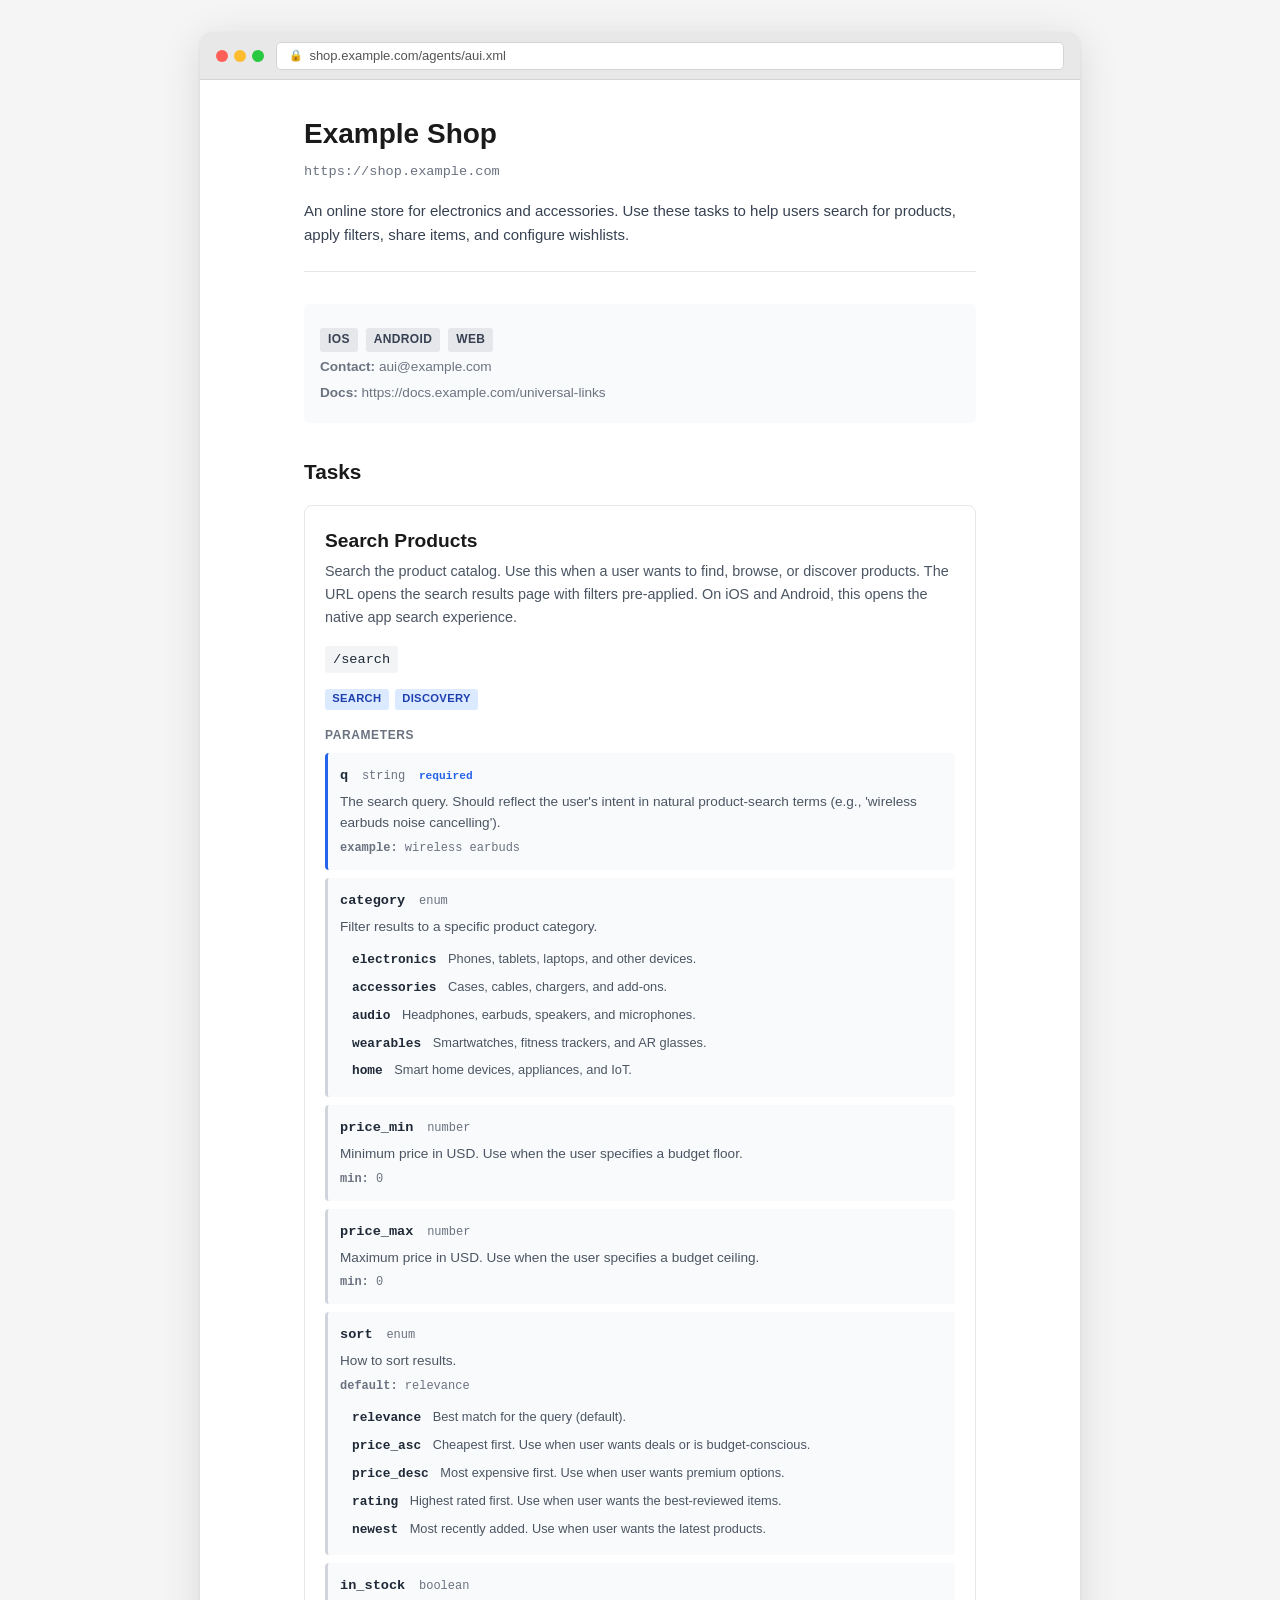
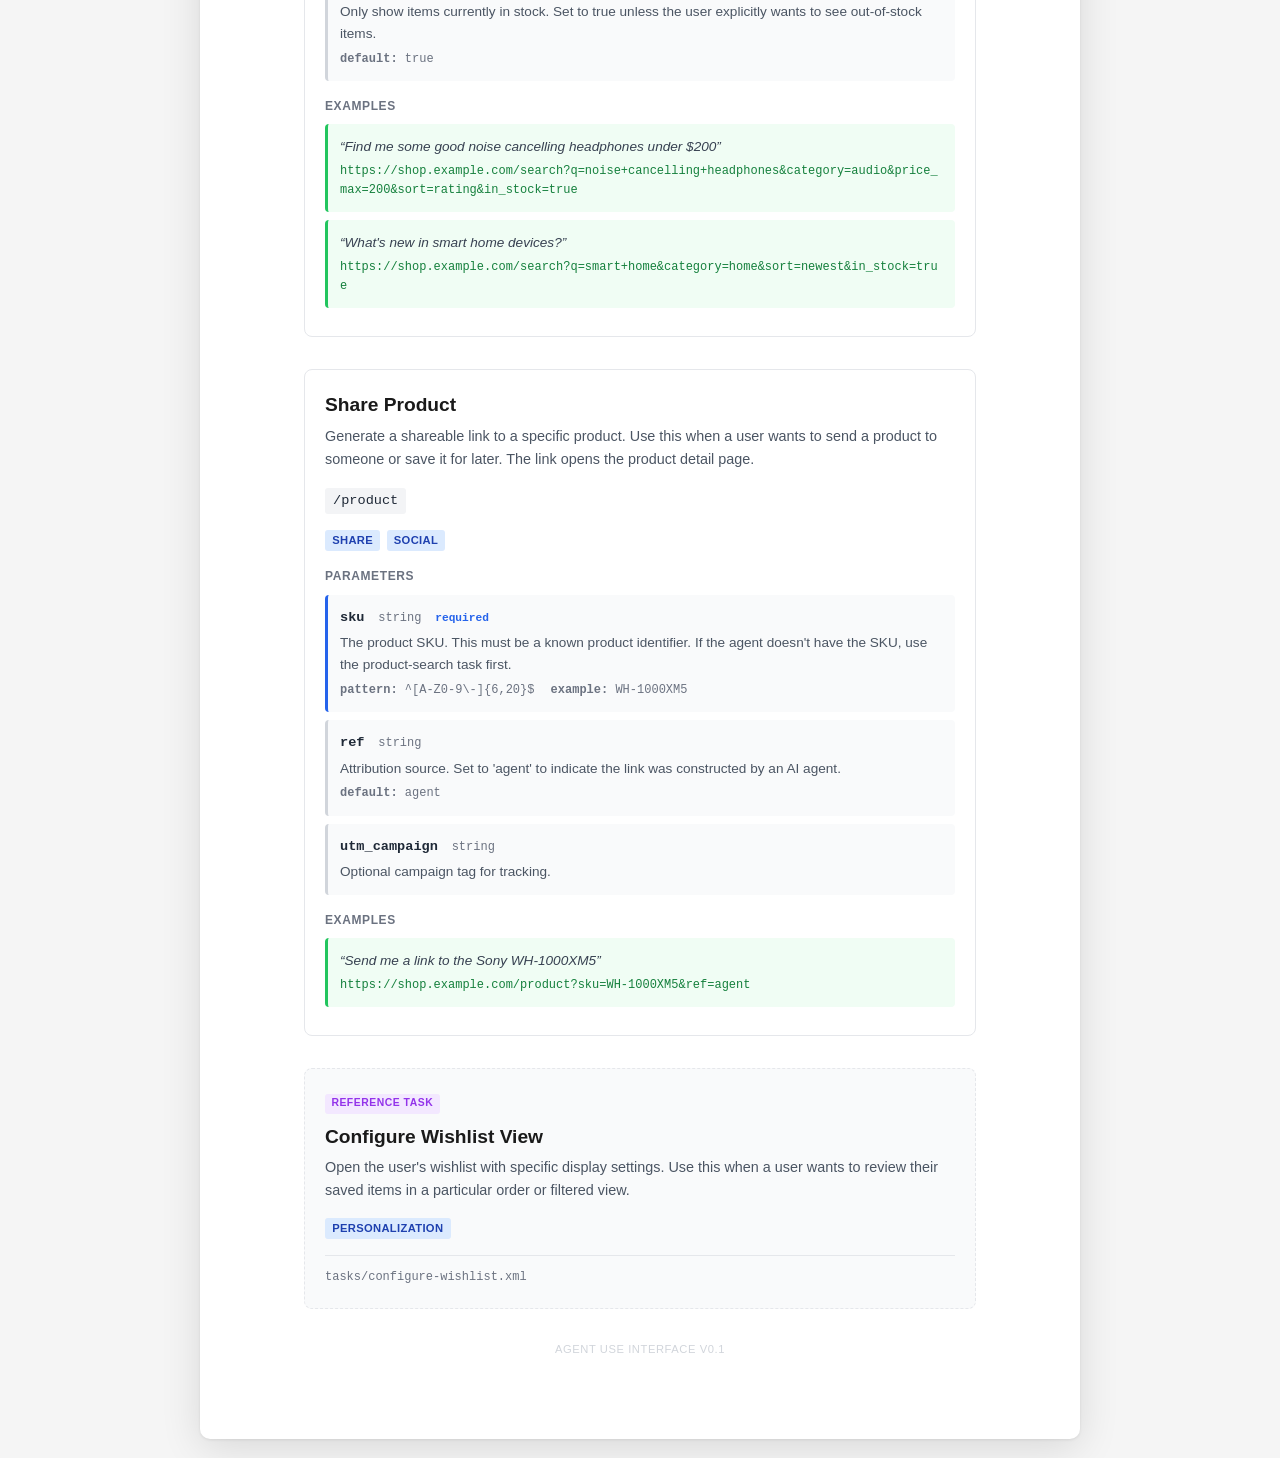
<file: example/aui-browser-preview.html>
<!DOCTYPE html>
<html lang="en">
<head>
<meta charset="UTF-8">
<meta name="viewport" content="width=device-width, initial-scale=1.0">
<title>AUI Browser Preview — aui.xml + aui.css</title>
<style>
  /* 
   * This HTML simulates how a browser renders aui.xml + aui.css.
   * The CSS below is identical to the reference aui.css, 
   * adapted from XML element selectors to class selectors.
   */

  * { margin: 0; padding: 0; box-sizing: border-box; }

  body {
    background: #f5f5f5;
    min-height: 100vh;
  }

  /* Browser chrome simulation */
  .browser-frame {
    max-width: 880px;
    margin: 2rem auto;
    border-radius: 10px;
    overflow: hidden;
    box-shadow: 0 8px 40px rgba(0,0,0,0.12), 0 1px 3px rgba(0,0,0,0.08);
    background: #fff;
  }

  .browser-bar {
    background: #e8e8e8;
    padding: 0.6rem 1rem;
    display: flex;
    align-items: center;
    gap: 0.75rem;
    border-bottom: 1px solid #d4d4d4;
  }

  .browser-dots {
    display: flex;
    gap: 6px;
  }

  .browser-dots span {
    width: 12px;
    height: 12px;
    border-radius: 50%;
    display: block;
  }
  .browser-dots span:nth-child(1) { background: #ff5f57; }
  .browser-dots span:nth-child(2) { background: #febc2e; }
  .browser-dots span:nth-child(3) { background: #28c840; }

  .browser-url {
    flex: 1;
    background: #fff;
    border: 1px solid #d4d4d4;
    border-radius: 5px;
    padding: 0.35rem 0.75rem;
    font-family: -apple-system, BlinkMacSystemFont, "Segoe UI", Roboto, sans-serif;
    font-size: 13px;
    color: #555;
    display: flex;
    align-items: center;
    gap: 0.4rem;
  }

  .browser-url .lock {
    color: #28c840;
    font-size: 11px;
  }

  .browser-content {
    background: #ffffff;
    min-height: 600px;
  }

  /* ════════════════════════════════════════════════
     AUI CSS — identical logic to the reference aui.css
     (class selectors instead of XML element selectors)
     ════════════════════════════════════════════════ */

  .aui {
    display: block;
    max-width: 720px;
    margin: 2rem auto;
    padding: 0 1.5rem 3rem;
    font-family: -apple-system, BlinkMacSystemFont, "Segoe UI", Roboto,
      "Helvetica Neue", Arial, sans-serif;
    font-size: 15px;
    line-height: 1.6;
    color: #1a1a1a;
  }

  .aui > .aui-name {
    display: block;
    font-size: 1.75rem;
    font-weight: 700;
    margin-bottom: 0.25rem;
  }

  .aui > .aui-origin {
    display: block;
    font-family: "SF Mono", SFMono-Regular, Menlo, Consolas, monospace;
    font-size: 0.85rem;
    color: #6b7280;
    margin-bottom: 1rem;
  }

  .aui > .aui-description {
    display: block;
    color: #374151;
    margin-bottom: 2rem;
    padding-bottom: 1.5rem;
    border-bottom: 1px solid #e5e7eb;
  }

  /* Metadata */
  .aui-metadata {
    display: block;
    font-size: 0.85rem;
    color: #6b7280;
    margin-bottom: 2rem;
    padding: 1rem;
    background: #f9fafb;
    border-radius: 6px;
  }

  .aui-metadata > div {
    margin-bottom: 0.25rem;
  }

  .aui-platforms {
    display: flex;
    gap: 0.5rem;
    margin-top: 0.5rem;
  }

  .aui-platform {
    display: inline-block;
    background: #e5e7eb;
    color: #374151;
    font-size: 0.75rem;
    font-weight: 600;
    padding: 0.15rem 0.5rem;
    border-radius: 3px;
    text-transform: uppercase;
    letter-spacing: 0.03em;
  }

  .aui-meta-label {
    font-weight: 600;
  }

  /* Tasks Container */
  .aui-tasks-heading {
    font-size: 1.3rem;
    font-weight: 700;
    margin-bottom: 1rem;
  }

  /* Individual Task */
  .aui-task {
    display: block;
    margin-bottom: 2rem;
    padding: 1.25rem;
    border: 1px solid #e5e7eb;
    border-radius: 8px;
    background: #ffffff;
  }

  .aui-task > .aui-task-name {
    display: block;
    font-size: 1.2rem;
    font-weight: 600;
    margin-bottom: 0.25rem;
  }

  .aui-task > .aui-task-description {
    display: block;
    color: #4b5563;
    font-size: 0.9rem;
    margin-bottom: 1rem;
  }

  .aui-base-path {
    display: inline-block;
    font-family: "SF Mono", SFMono-Regular, Menlo, Consolas, monospace;
    font-size: 0.85rem;
    background: #f3f4f6;
    padding: 0.15rem 0.5rem;
    border-radius: 3px;
    color: #1f2937;
    margin-bottom: 1rem;
  }

  /* Tags */
  .aui-tags {
    display: flex;
    gap: 0.4rem;
    margin-bottom: 1rem;
  }

  .aui-tag {
    display: inline-block;
    background: #dbeafe;
    color: #1e40af;
    font-size: 0.7rem;
    font-weight: 600;
    padding: 0.1rem 0.45rem;
    border-radius: 3px;
    text-transform: uppercase;
    letter-spacing: 0.03em;
  }

  /* Parameters */
  .aui-parameters-heading {
    font-size: 0.75rem;
    font-weight: 600;
    text-transform: uppercase;
    letter-spacing: 0.05em;
    color: #6b7280;
    margin-bottom: 0.5rem;
    margin-top: 1rem;
  }

  .aui-param {
    display: block;
    padding: 0.75rem;
    margin-bottom: 0.5rem;
    background: #f9fafb;
    border-radius: 4px;
    border-left: 3px solid #d1d5db;
  }

  .aui-param.required {
    border-left-color: #2563eb;
  }

  .aui-param-header {
    font-family: "SF Mono", SFMono-Regular, Menlo, Consolas, monospace;
    font-size: 0.85rem;
    font-weight: 600;
    color: #1f2937;
  }

  .aui-param-type {
    font-weight: 400;
    color: #6b7280;
    font-size: 0.75rem;
    margin-left: 0.35rem;
  }

  .aui-param-required-badge {
    color: #2563eb;
    font-size: 0.7rem;
    font-weight: 600;
    margin-left: 0.35rem;
  }

  .aui-param > .aui-param-desc {
    display: block;
    font-size: 0.85rem;
    color: #4b5563;
    margin-top: 0.25rem;
  }

  .aui-param-detail {
    display: inline-block;
    font-family: "SF Mono", SFMono-Regular, Menlo, Consolas, monospace;
    font-size: 0.75rem;
    color: #6b7280;
    margin-top: 0.25rem;
    margin-right: 0.75rem;
  }

  .aui-param-detail .label {
    font-weight: 600;
  }

  /* Enum Options */
  .aui-options {
    margin-top: 0.5rem;
    padding-left: 0.75rem;
  }

  .aui-option {
    display: block;
    font-size: 0.8rem;
    color: #4b5563;
    padding: 0.2rem 0;
  }

  .aui-option-value {
    font-family: "SF Mono", SFMono-Regular, Menlo, Consolas, monospace;
    font-weight: 600;
    color: #1f2937;
    margin-right: 0.5rem;
  }

  /* Reference Task */
  .aui-task-ref {
    border-style: dashed;
    background: #f9fafb;
  }

  .aui-ref-badge {
    display: inline-block;
    font-size: 0.65rem;
    font-weight: 600;
    text-transform: uppercase;
    letter-spacing: 0.05em;
    color: #9333ea;
    background: #f3e8ff;
    padding: 0.1rem 0.4rem;
    border-radius: 3px;
    margin-bottom: 0.5rem;
  }

  .aui-href {
    display: block;
    font-family: "SF Mono", SFMono-Regular, Menlo, Consolas, monospace;
    font-size: 0.75rem;
    color: #6b7280;
    margin-top: 0.75rem;
    padding-top: 0.75rem;
    border-top: 1px solid #e5e7eb;
  }

  /* Examples */
  .aui-examples-heading {
    font-size: 0.75rem;
    font-weight: 600;
    text-transform: uppercase;
    letter-spacing: 0.05em;
    color: #6b7280;
    margin-bottom: 0.5rem;
    margin-top: 1rem;
  }

  .aui-example {
    display: block;
    padding: 0.75rem;
    margin-bottom: 0.5rem;
    background: #f0fdf4;
    border-radius: 4px;
    border-left: 3px solid #22c55e;
  }

  .aui-intent {
    display: block;
    font-size: 0.85rem;
    font-style: italic;
    color: #374151;
  }

  .aui-example-url {
    display: block;
    font-family: "SF Mono", SFMono-Regular, Menlo, Consolas, monospace;
    font-size: 0.75rem;
    color: #15803d;
    margin-top: 0.25rem;
    word-break: break-all;
  }

  /* Watermark */
  .aui-watermark {
    text-align: center;
    font-size: 0.7rem;
    color: #d1d5db;
    margin-top: 2rem;
    letter-spacing: 0.05em;
    text-transform: uppercase;
  }
</style>
</head>
<body>

<div class="browser-frame">
  <div class="browser-bar">
    <div class="browser-dots">
      <span></span><span></span><span></span>
    </div>
    <div class="browser-url">
      <span class="lock">&#x1f512;</span>
      shop.example.com/agents/aui.xml
    </div>
  </div>

  <div class="browser-content">
    <div class="aui">

      <div class="aui-name">Example Shop</div>
      <div class="aui-origin">https://shop.example.com</div>
      <div class="aui-description">
        An online store for electronics and accessories. Use these tasks to help
        users search for products, apply filters, share items, and configure wishlists.
      </div>

      <!-- Metadata -->
      <div class="aui-metadata">
        <div class="aui-platforms">
          <span class="aui-platform">ios</span>
          <span class="aui-platform">android</span>
          <span class="aui-platform">web</span>
        </div>
        <div><span class="aui-meta-label">Contact: </span>aui@example.com</div>
        <div><span class="aui-meta-label">Docs: </span>https://docs.example.com/universal-links</div>
      </div>

      <!-- Tasks -->
      <div class="aui-tasks-heading">Tasks</div>

      <!-- Task 1: Product Search -->
      <div class="aui-task">
        <div class="aui-task-name">Search Products</div>
        <div class="aui-task-description">
          Search the product catalog. Use this when a user wants to find, browse,
          or discover products. The URL opens the search results page with filters
          pre-applied. On iOS and Android, this opens the native app search experience.
        </div>
        <div class="aui-base-path">/search</div>
        <div class="aui-tags">
          <span class="aui-tag">search</span>
          <span class="aui-tag">discovery</span>
        </div>

        <div class="aui-parameters-heading">Parameters</div>

        <div class="aui-param required">
          <div class="aui-param-header">
            q <span class="aui-param-type">string</span>
            <span class="aui-param-required-badge">required</span>
          </div>
          <div class="aui-param-desc">
            The search query. Should reflect the user's intent in natural
            product-search terms (e.g., 'wireless earbuds noise cancelling').
          </div>
          <div class="aui-param-detail"><span class="label">example: </span>wireless earbuds</div>
        </div>

        <div class="aui-param">
          <div class="aui-param-header">
            category <span class="aui-param-type">enum</span>
          </div>
          <div class="aui-param-desc">Filter results to a specific product category.</div>
          <div class="aui-options">
            <div class="aui-option"><span class="aui-option-value">electronics</span> Phones, tablets, laptops, and other devices.</div>
            <div class="aui-option"><span class="aui-option-value">accessories</span> Cases, cables, chargers, and add-ons.</div>
            <div class="aui-option"><span class="aui-option-value">audio</span> Headphones, earbuds, speakers, and microphones.</div>
            <div class="aui-option"><span class="aui-option-value">wearables</span> Smartwatches, fitness trackers, and AR glasses.</div>
            <div class="aui-option"><span class="aui-option-value">home</span> Smart home devices, appliances, and IoT.</div>
          </div>
        </div>

        <div class="aui-param">
          <div class="aui-param-header">
            price_min <span class="aui-param-type">number</span>
          </div>
          <div class="aui-param-desc">Minimum price in USD. Use when the user specifies a budget floor.</div>
          <div class="aui-param-detail"><span class="label">min: </span>0</div>
        </div>

        <div class="aui-param">
          <div class="aui-param-header">
            price_max <span class="aui-param-type">number</span>
          </div>
          <div class="aui-param-desc">Maximum price in USD. Use when the user specifies a budget ceiling.</div>
          <div class="aui-param-detail"><span class="label">min: </span>0</div>
        </div>

        <div class="aui-param">
          <div class="aui-param-header">
            sort <span class="aui-param-type">enum</span>
          </div>
          <div class="aui-param-desc">How to sort results.</div>
          <div class="aui-param-detail"><span class="label">default: </span>relevance</div>
          <div class="aui-options">
            <div class="aui-option"><span class="aui-option-value">relevance</span> Best match for the query (default).</div>
            <div class="aui-option"><span class="aui-option-value">price_asc</span> Cheapest first. Use when user wants deals or is budget-conscious.</div>
            <div class="aui-option"><span class="aui-option-value">price_desc</span> Most expensive first. Use when user wants premium options.</div>
            <div class="aui-option"><span class="aui-option-value">rating</span> Highest rated first. Use when user wants the best-reviewed items.</div>
            <div class="aui-option"><span class="aui-option-value">newest</span> Most recently added. Use when user wants the latest products.</div>
          </div>
        </div>

        <div class="aui-param">
          <div class="aui-param-header">
            in_stock <span class="aui-param-type">boolean</span>
          </div>
          <div class="aui-param-desc">
            Only show items currently in stock. Set to true unless the user
            explicitly wants to see out-of-stock items.
          </div>
          <div class="aui-param-detail"><span class="label">default: </span>true</div>
        </div>

        <div class="aui-examples-heading">Examples</div>

        <div class="aui-example">
          <div class="aui-intent">&ldquo;Find me some good noise cancelling headphones under $200&rdquo;</div>
          <div class="aui-example-url">https://shop.example.com/search?q=noise+cancelling+headphones&amp;category=audio&amp;price_max=200&amp;sort=rating&amp;in_stock=true</div>
        </div>

        <div class="aui-example">
          <div class="aui-intent">&ldquo;What's new in smart home devices?&rdquo;</div>
          <div class="aui-example-url">https://shop.example.com/search?q=smart+home&amp;category=home&amp;sort=newest&amp;in_stock=true</div>
        </div>
      </div>

      <!-- Task 2: Share Product -->
      <div class="aui-task">
        <div class="aui-task-name">Share Product</div>
        <div class="aui-task-description">
          Generate a shareable link to a specific product. Use this when a user
          wants to send a product to someone or save it for later. The link opens
          the product detail page.
        </div>
        <div class="aui-base-path">/product</div>
        <div class="aui-tags">
          <span class="aui-tag">share</span>
          <span class="aui-tag">social</span>
        </div>

        <div class="aui-parameters-heading">Parameters</div>

        <div class="aui-param required">
          <div class="aui-param-header">
            sku <span class="aui-param-type">string</span>
            <span class="aui-param-required-badge">required</span>
          </div>
          <div class="aui-param-desc">
            The product SKU. This must be a known product identifier. If the
            agent doesn't have the SKU, use the product-search task first.
          </div>
          <div class="aui-param-detail"><span class="label">pattern: </span>^[A-Z0-9\-]{6,20}$</div>
          <div class="aui-param-detail"><span class="label">example: </span>WH-1000XM5</div>
        </div>

        <div class="aui-param">
          <div class="aui-param-header">
            ref <span class="aui-param-type">string</span>
          </div>
          <div class="aui-param-desc">
            Attribution source. Set to 'agent' to indicate the link was
            constructed by an AI agent.
          </div>
          <div class="aui-param-detail"><span class="label">default: </span>agent</div>
        </div>

        <div class="aui-param">
          <div class="aui-param-header">
            utm_campaign <span class="aui-param-type">string</span>
          </div>
          <div class="aui-param-desc">Optional campaign tag for tracking.</div>
        </div>

        <div class="aui-examples-heading">Examples</div>

        <div class="aui-example">
          <div class="aui-intent">&ldquo;Send me a link to the Sony WH-1000XM5&rdquo;</div>
          <div class="aui-example-url">https://shop.example.com/product?sku=WH-1000XM5&amp;ref=agent</div>
        </div>
      </div>

      <!-- Task 3: Configure Wishlist (Reference Form) -->
      <div class="aui-task aui-task-ref">
        <div class="aui-ref-badge">Reference Task</div>
        <div class="aui-task-name">Configure Wishlist View</div>
        <div class="aui-task-description">
          Open the user's wishlist with specific display settings. Use this when
          a user wants to review their saved items in a particular order or
          filtered view.
        </div>
        <div class="aui-tags">
          <span class="aui-tag">personalization</span>
        </div>
        <div class="aui-href">tasks/configure-wishlist.xml</div>
      </div>

      <div class="aui-watermark">Agent Use Interface v0.1</div>

    </div>
  </div>
</div>

</body>
</html>
</file>
<file: public/style.css>
/* ── AUI Website Stylesheet ──────────────────── */

/* ── Reset & Base ────────────────────────────── */

*, *::before, *::after {
  margin: 0;
  padding: 0;
  box-sizing: border-box;
}

html {
  font-size: 16px;
  -webkit-text-size-adjust: 100%;
}

body {
  font-family: -apple-system, BlinkMacSystemFont, "Segoe UI", Roboto,
    "Helvetica Neue", Arial, sans-serif;
  font-size: 1rem;
  line-height: 1.6;
  color: #1a1a1a;
  background: #ffffff;
}


/* ── Layout ──────────────────────────────────── */

.container {
  max-width: 800px;
  margin: 0 auto;
  padding: 0 1.5rem;
}


/* ── Typography ──────────────────────────────── */

h1 {
  font-size: 2.25rem;
  font-weight: 700;
  line-height: 1.2;
  margin-bottom: 0.5rem;
}

h2 {
  font-size: 1.5rem;
  font-weight: 700;
  margin-top: 3rem;
  margin-bottom: 1rem;
  padding-bottom: 0.5rem;
  border-bottom: 1px solid #e5e7eb;
}

h3 {
  font-size: 1.15rem;
  font-weight: 600;
  margin-top: 2rem;
  margin-bottom: 0.75rem;
}

h4 {
  font-size: 1rem;
  font-weight: 600;
  margin-top: 1.5rem;
  margin-bottom: 0.5rem;
}

p {
  margin-bottom: 1rem;
}

a {
  color: #2563eb;
  text-decoration: none;
}

a:hover {
  text-decoration: underline;
}

ul, ol {
  margin-bottom: 1rem;
  padding-left: 1.5rem;
}

li {
  margin-bottom: 0.35rem;
}


/* ── Code ────────────────────────────────────── */

code {
  font-family: "SF Mono", SFMono-Regular, Menlo, Consolas, monospace;
  font-size: 0.875em;
  background: #f3f4f6;
  padding: 0.15em 0.35em;
  border-radius: 3px;
}

pre {
  background: #f3f4f6;
  border-radius: 6px;
  padding: 1rem 1.25rem;
  overflow-x: auto;
  margin-bottom: 1.5rem;
  line-height: 1.5;
}

pre code {
  background: none;
  padding: 0;
  font-size: 0.85rem;
}


/* ── Header / Hero ───────────────────────────── */

.hero {
  padding: 3rem 0 2rem;
  border-bottom: 1px solid #e5e7eb;
  margin-bottom: 2rem;
}

.hero h1 {
  margin-bottom: 0.5rem;
}

.tagline {
  font-size: 1.15rem;
  color: #4b5563;
  margin-bottom: 1.25rem;
  max-width: 600px;
}

.version-badge {
  display: inline-block;
  font-size: 0.75rem;
  font-weight: 600;
  background: #dbeafe;
  color: #1e40af;
  padding: 0.2rem 0.6rem;
  border-radius: 3px;
  text-transform: uppercase;
  letter-spacing: 0.03em;
  margin-bottom: 1.25rem;
}

.cta-group {
  display: flex;
  gap: 0.75rem;
  flex-wrap: wrap;
}

.cta {
  display: inline-block;
  padding: 0.6rem 1.25rem;
  border-radius: 6px;
  font-size: 0.9rem;
  font-weight: 600;
  text-decoration: none;
  transition: background-color 0.15s;
}

.cta-primary {
  background: #2563eb;
  color: #ffffff;
}

.cta-primary:hover {
  background: #1d4ed8;
  text-decoration: none;
}

.cta-secondary {
  background: #f3f4f6;
  color: #1a1a1a;
  border: 1px solid #d1d5db;
}

.cta-secondary:hover {
  background: #e5e7eb;
  text-decoration: none;
}


/* ── Tables ──────────────────────────────────── */

table {
  width: 100%;
  border-collapse: collapse;
  margin-bottom: 1.5rem;
  font-size: 0.9rem;
}

th, td {
  text-align: left;
  padding: 0.6rem 0.75rem;
  border-bottom: 1px solid #e5e7eb;
}

th {
  font-weight: 600;
  background: #f9fafb;
  border-bottom: 2px solid #d1d5db;
}

td:first-child {
  font-weight: 500;
}


/* ── Steps ───────────────────────────────────── */

.steps {
  list-style: none;
  padding-left: 0;
  counter-reset: step;
}

.steps li {
  counter-increment: step;
  padding-left: 2.5rem;
  position: relative;
  margin-bottom: 1rem;
}

.steps li::before {
  content: counter(step);
  position: absolute;
  left: 0;
  top: 0.1em;
  width: 1.75rem;
  height: 1.75rem;
  background: #2563eb;
  color: #ffffff;
  border-radius: 50%;
  font-size: 0.8rem;
  font-weight: 600;
  display: flex;
  align-items: center;
  justify-content: center;
}


/* ── Principles / Cards ──────────────────────── */

.principles {
  display: grid;
  grid-template-columns: repeat(auto-fill, minmax(220px, 1fr));
  gap: 1rem;
  margin-bottom: 1.5rem;
}

.principle {
  background: #f9fafb;
  border-radius: 6px;
  padding: 1rem;
}

.principle strong {
  display: block;
  margin-bottom: 0.25rem;
}

.principle p {
  font-size: 0.875rem;
  color: #4b5563;
  margin-bottom: 0;
}


/* ── Example Demo ────────────────────────────── */

.demo {
  background: #f9fafb;
  border-radius: 8px;
  padding: 1.25rem;
  margin-bottom: 1.5rem;
}

.demo-label {
  font-size: 0.75rem;
  font-weight: 600;
  text-transform: uppercase;
  letter-spacing: 0.05em;
  color: #6b7280;
  margin-bottom: 0.5rem;
}

.demo-intent {
  font-style: italic;
  color: #374151;
  margin-bottom: 0.75rem;
}

.demo-arrow {
  color: #2563eb;
  font-weight: 600;
  margin-bottom: 0.5rem;
}

.demo-url {
  font-family: "SF Mono", SFMono-Regular, Menlo, Consolas, monospace;
  font-size: 0.8rem;
  color: #15803d;
  word-break: break-all;
}


/* ── Showcase ────────────────────────────────── */

.showcase {
  display: grid;
  grid-template-columns: repeat(auto-fill, minmax(260px, 1fr));
  gap: 1rem;
  margin-bottom: 1.5rem;
}

.showcase-item {
  display: block;
  background: #f9fafb;
  border-radius: 6px;
  padding: 1rem;
  text-decoration: none;
  color: inherit;
  transition: background-color 0.15s;
}

.showcase-item:hover {
  background: #f0f1f3;
  text-decoration: none;
}

.showcase-item strong {
  font-size: 1.05rem;
  margin-right: 0.5rem;
}

.showcase-platform {
  display: inline-block;
  font-size: 0.7rem;
  font-weight: 600;
  background: #dbeafe;
  color: #1e40af;
  padding: 0.1rem 0.45rem;
  border-radius: 3px;
  text-transform: uppercase;
  letter-spacing: 0.03em;
  vertical-align: middle;
}

.showcase-item p {
  font-size: 0.875rem;
  color: #4b5563;
  margin: 0.5rem 0;
}

.showcase-link {
  font-size: 0.8rem;
  color: #2563eb;
  font-weight: 500;
}


/* ── Footer ──────────────────────────────────── */

.footer {
  margin-top: 4rem;
  padding: 2rem 0;
  border-top: 1px solid #e5e7eb;
  font-size: 0.85rem;
  color: #6b7280;
}

.footer-links {
  display: flex;
  gap: 1.5rem;
  flex-wrap: wrap;
  margin-bottom: 0.75rem;
}

.footer-links a {
  color: #6b7280;
}

.footer-links a:hover {
  color: #2563eb;
}


/* ── Spec Page ───────────────────────────────── */

.spec-header {
  padding: 1.5rem 0;
  border-bottom: 1px solid #e5e7eb;
  margin-bottom: 2rem;
}

.spec-header a {
  font-size: 0.85rem;
  color: #6b7280;
}

.spec-header a:hover {
  color: #2563eb;
}

.spec-meta {
  font-size: 0.85rem;
  color: #6b7280;
  margin-bottom: 1.5rem;
}

.toc {
  background: #f9fafb;
  border-radius: 8px;
  padding: 1.25rem 1.5rem;
  margin-bottom: 2rem;
}

.toc h3 {
  margin-top: 0;
  margin-bottom: 0.75rem;
  font-size: 0.85rem;
  text-transform: uppercase;
  letter-spacing: 0.05em;
  color: #6b7280;
}

.toc ol {
  margin-bottom: 0;
  padding-left: 1.25rem;
}

.toc li {
  margin-bottom: 0.25rem;
  font-size: 0.9rem;
}

.toc a {
  color: #374151;
}

.toc a:hover {
  color: #2563eb;
}

dt {
  font-weight: 600;
  margin-top: 0.75rem;
}

dd {
  margin-left: 1.5rem;
  margin-bottom: 0.5rem;
  color: #4b5563;
}


/* ── Responsive ──────────────────────────────── */

@media (max-width: 640px) {
  h1 {
    font-size: 1.75rem;
  }

  h2 {
    font-size: 1.25rem;
  }

  .hero {
    padding: 2rem 0 1.5rem;
  }

  .principles {
    grid-template-columns: 1fr;
  }

  table {
    font-size: 0.8rem;
  }

  th, td {
    padding: 0.4rem 0.5rem;
  }
}
</file>
